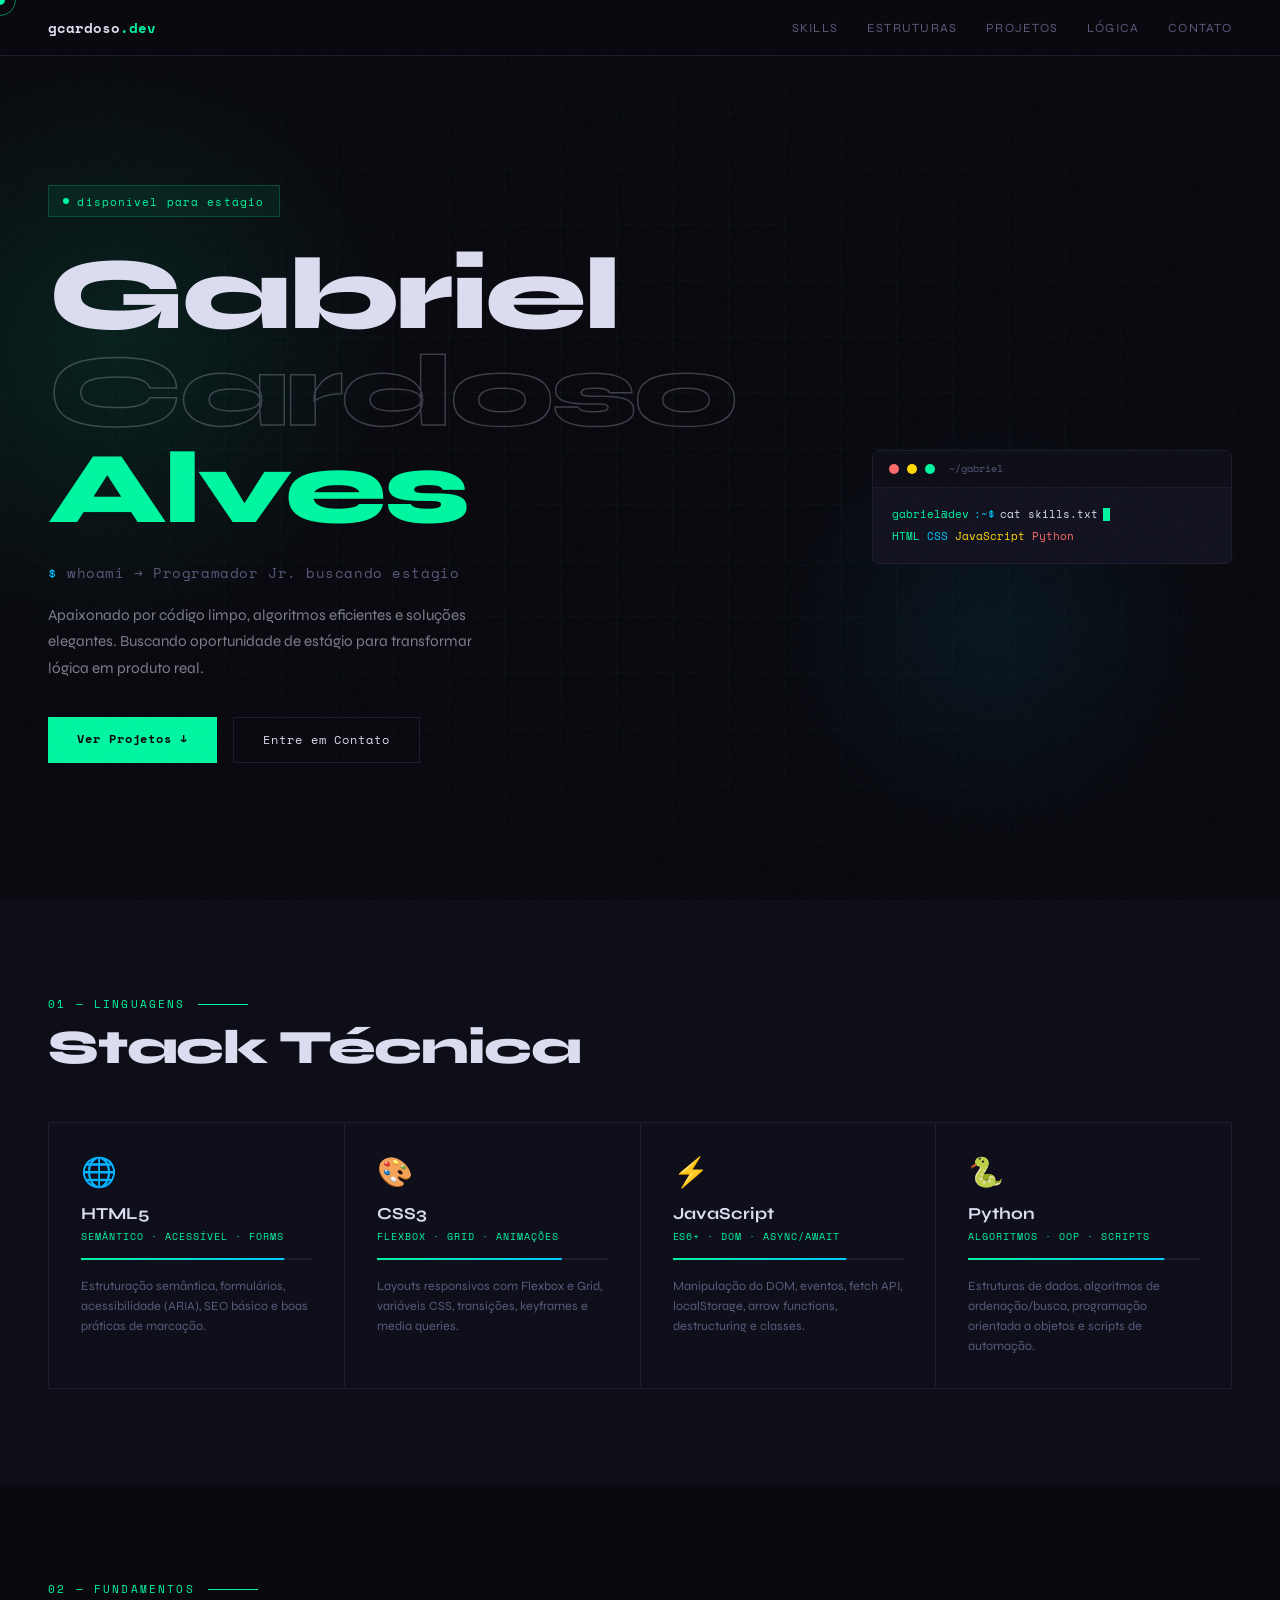
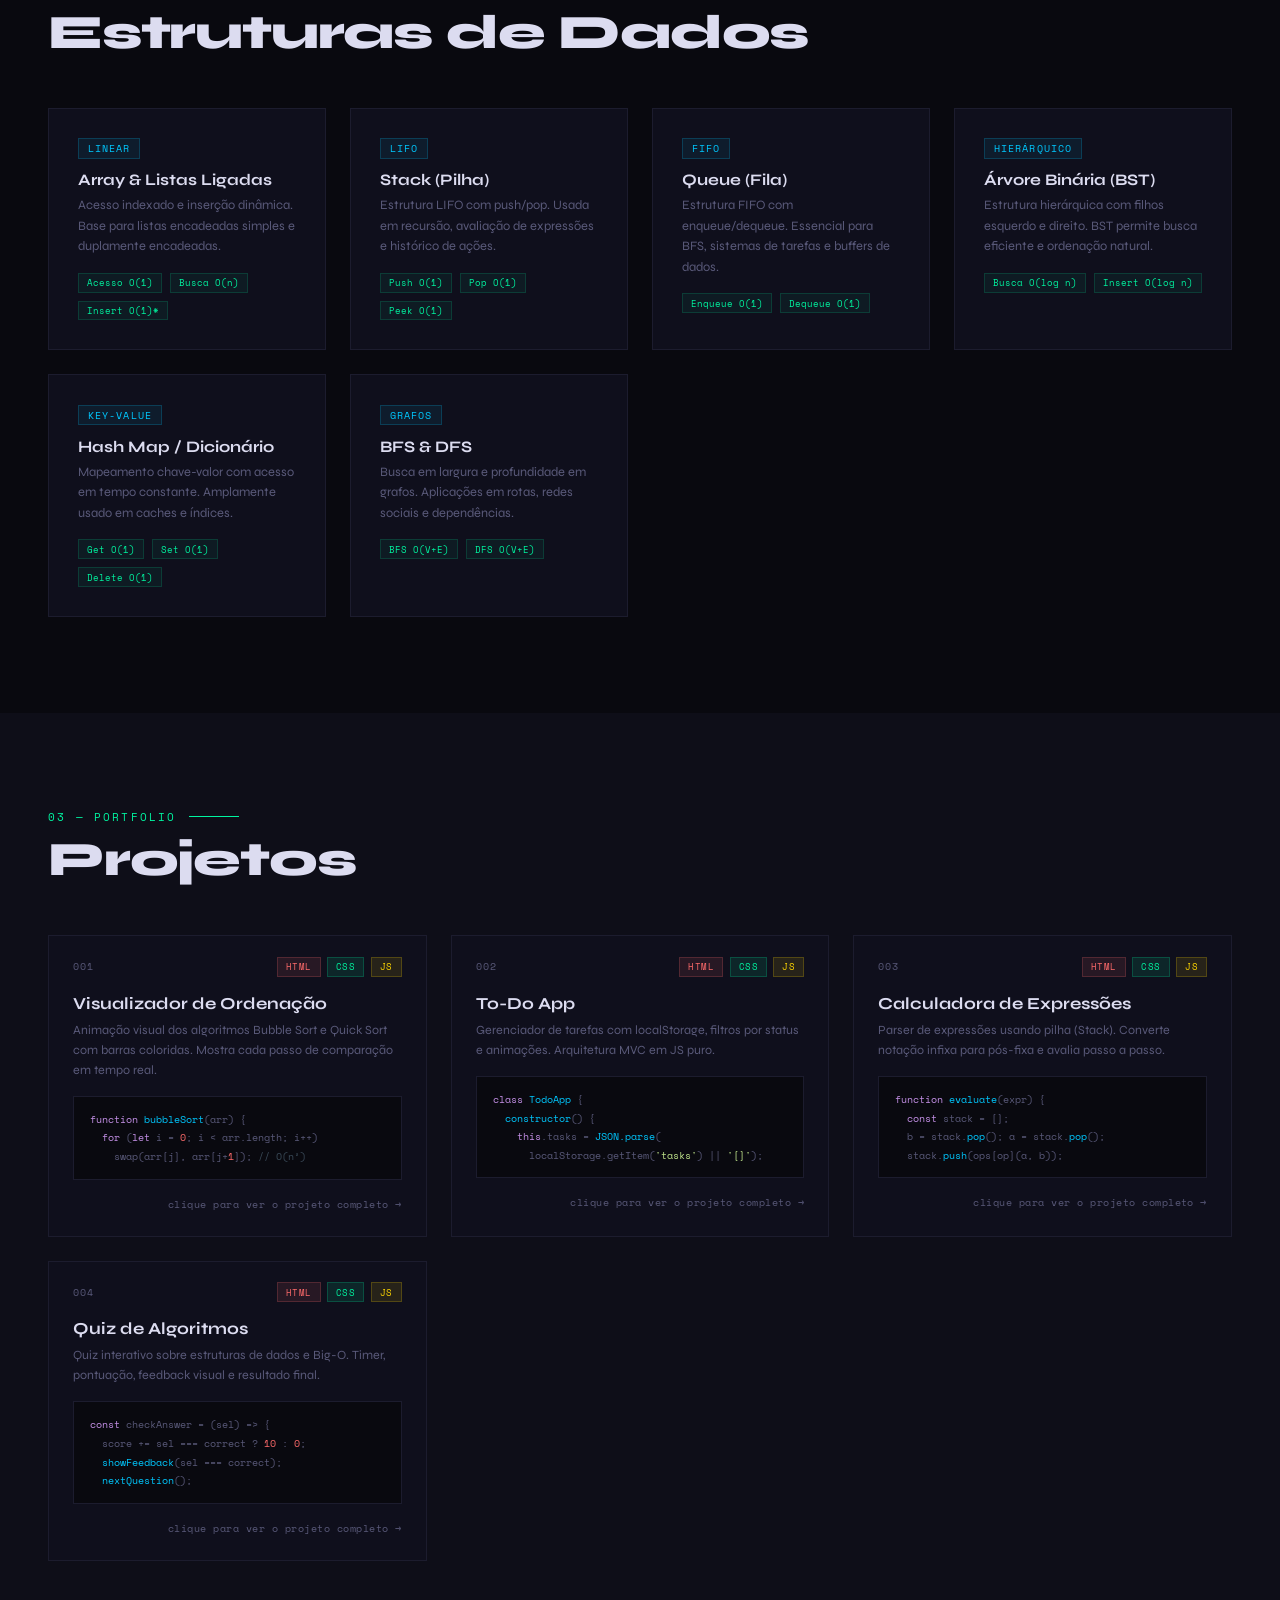
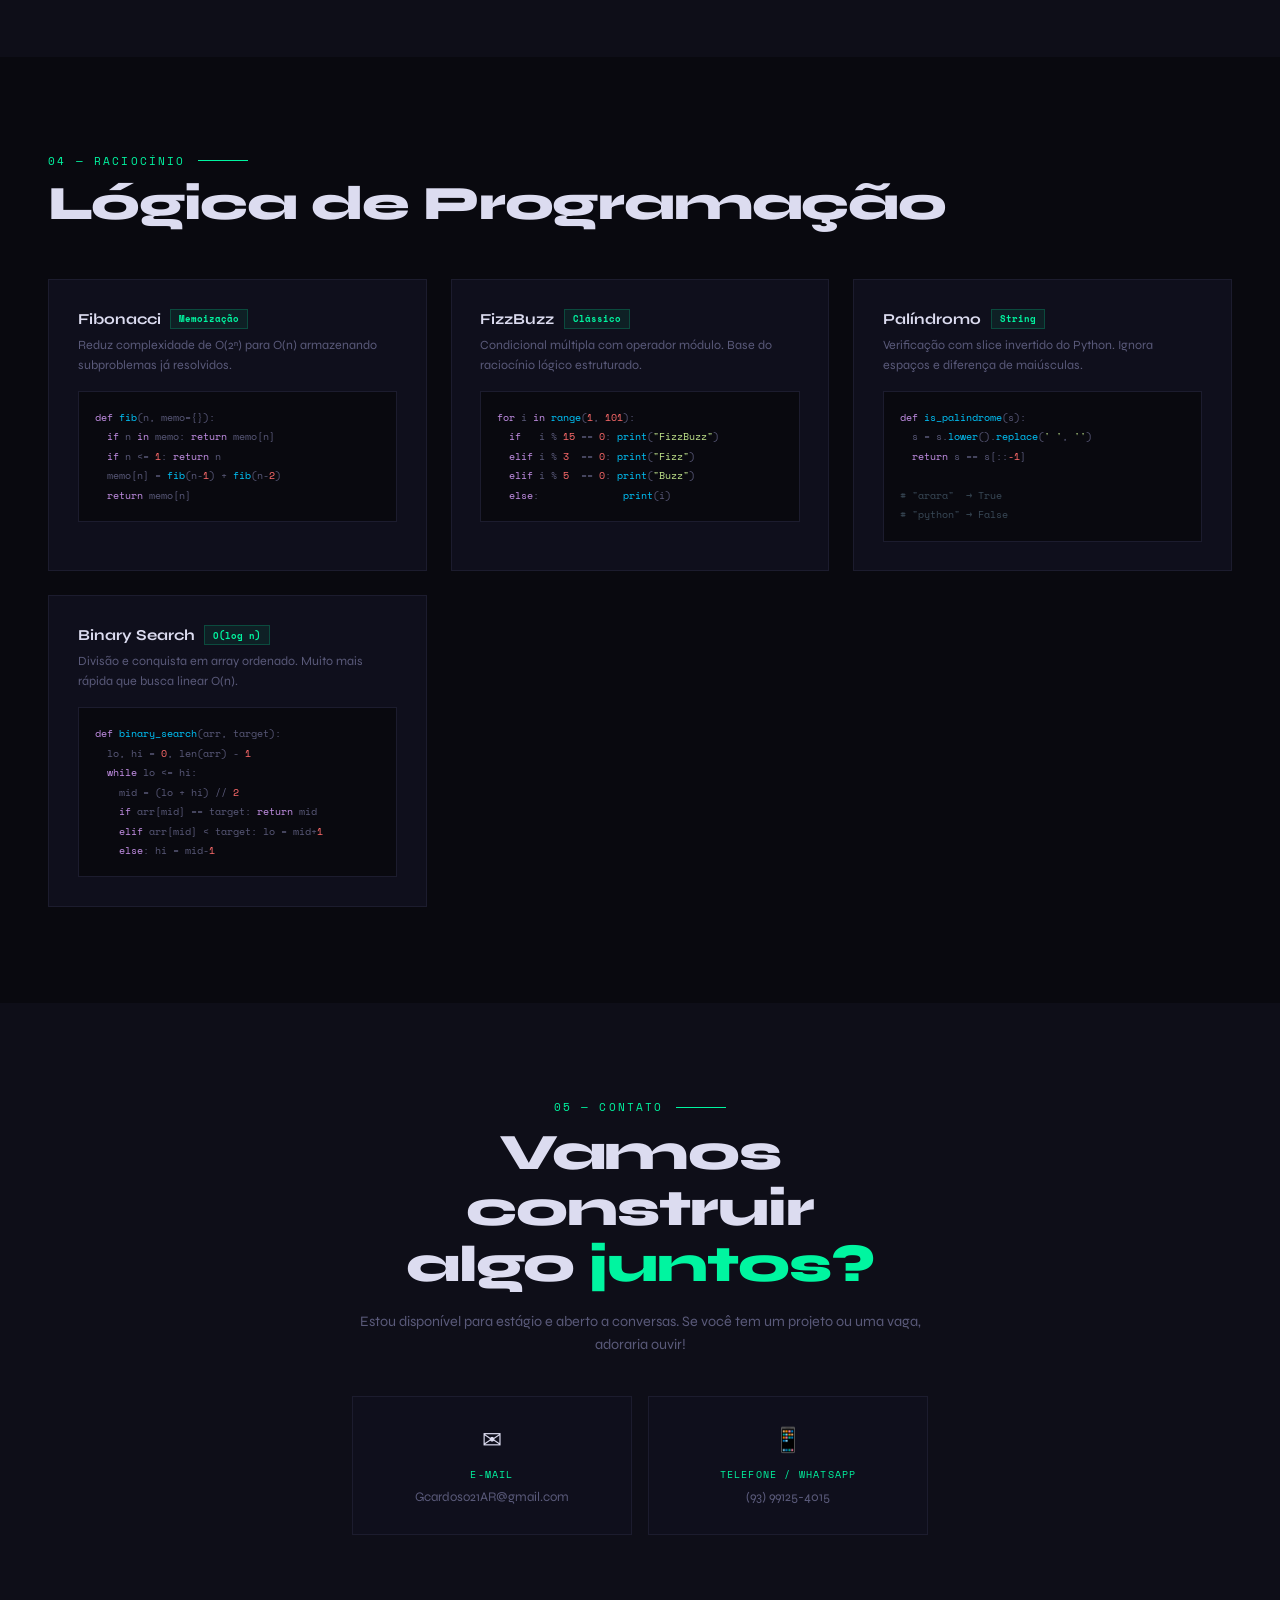
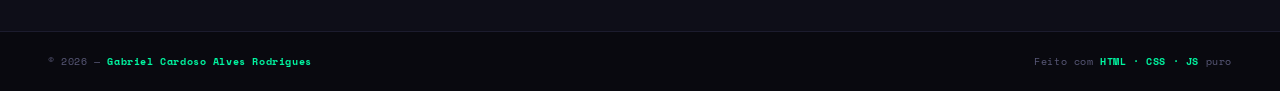
<file: index.html>
<!DOCTYPE html>
<html lang="pt-BR">
<head>
  <meta charset="UTF-8" />
  <meta name="viewport" content="width=device-width, initial-scale=1.0"/>
  <title>Gabriel Cardoso — Dev Jr.</title>
  <link href="https://fonts.googleapis.com/css2?family=Space+Mono:ital,wght@0,400;0,700;1,400&family=Syne:wght@400;600;700;800&display=swap" rel="stylesheet"/>
  <link rel="stylesheet" href="css/style.css"/>
</head>
<body>

<div class="cursor" id="cursor"></div>
<div class="cursor-ring" id="cursorRing"></div>

<!-- MODAL -->
<div class="modal-overlay" id="modalOverlay">
  <div class="modal" id="modal">
    <div class="modal-topbar">
      <div class="modal-title-area">
        <span class="modal-num" id="modalNum">001</span>
        <span class="modal-name" id="modalName">Projeto</span>
      </div>
      <div class="modal-tabs">
        <button class="modal-tab active" id="tabPreview" onclick="switchTab('preview')">▶ Preview</button>
        <button class="modal-tab" id="tabCode" onclick="switchTab('code')">{ } Código</button>
      </div>
      <button class="modal-close" onclick="closeModal()">✕</button>
    </div>
    <div class="modal-body">
      <div class="modal-panel" id="panelPreview">
        <iframe id="previewFrame" frameborder="0"></iframe>
      </div>
      <div class="modal-panel hidden" id="panelCode">
        <div class="code-toolbar">
          <span id="codeFilename">projeto.html</span>
          <button onclick="copyCode()">Copiar</button>
        </div>
        <pre class="code-viewer" id="codeViewer"></pre>
      </div>
    </div>
  </div>
</div>

<!-- NAV -->
<nav id="navbar">
  <div class="nav-logo">gcardoso<span>.dev</span></div>
  <div class="nav-links">
    <a href="#skills">Skills</a>
    <a href="#estruturas">Estruturas</a>
    <a href="#projetos">Projetos</a>
    <a href="#logica">Lógica</a>
    <a href="#contato">Contato</a>
  </div>
  <div class="nav-hamburger" id="hamburger" onclick="toggleMenu()">
    <span></span><span></span><span></span>
  </div>
</nav>
<div class="nav-mobile" id="navMobile">
  <a href="#skills" onclick="toggleMenu()">Skills</a>
  <a href="#estruturas" onclick="toggleMenu()">Estruturas</a>
  <a href="#projetos" onclick="toggleMenu()">Projetos</a>
  <a href="#logica" onclick="toggleMenu()">Lógica</a>
  <a href="#contato" onclick="toggleMenu()">Contato</a>
</div>

<!-- HERO -->
<section id="hero">
  <div class="hero-grid-bg"></div>
  <div class="hero-glow"></div>
  <div class="hero-glow2"></div>
  <div class="hero-content">
    <div class="hero-badge">
      <span class="badge-dot"></span>disponível para estágio
    </div>
    <h1 class="hero-name">
      Gabriel<br>
      <span class="outline">Cardoso </span><span class="accent-text">Alves</span>
    </h1>
    <p class="hero-role"><span class="prompt">$ </span>whoami → Programador Jr. buscando estágio</p>
    <p class="hero-desc">Apaixonado por código limpo, algoritmos eficientes e soluções elegantes. Buscando oportunidade de estágio para transformar lógica em produto real.</p>
    <div class="hero-cta">
      <a href="#projetos" class="btn-primary">Ver Projetos ↓</a>
      <a href="#contato" class="btn-secondary">Entre em Contato</a>
    </div>
  </div>
  <div class="hero-terminal">
    <div class="terminal-header">
      <div class="dot red"></div>
      <div class="dot yellow"></div>
      <div class="dot green"></div>
      <span class="terminal-path">~/gabriel</span>
    </div>
    <div class="terminal-body">
      <div class="terminal-line">
        <span class="t-green">gabriel@dev</span><span class="t-blue">:~$</span>
        <span class="t-white" id="typedText"></span><span class="blink-cursor" id="termCursor"></span>
      </div>
      <div id="termOutput"></div>
    </div>
  </div>
</section>

<!-- SKILLS -->
<section id="skills">
  <div class="section-label">01 — Linguagens</div>
  <h2 class="section-title">Stack Técnica</h2>
  <div class="skills-grid reveal">
    <div class="skill-card">
      <div class="skill-icon">🌐</div>
      <div class="skill-name">HTML5</div>
      <div class="skill-level">SEMÂNTICO · ACESSÍVEL · FORMS</div>
      <div class="skill-bar"><div class="skill-fill" data-w="0.88"></div></div>
      <p class="skill-detail">Estruturação semântica, formulários, acessibilidade (ARIA), SEO básico e boas práticas de marcação.</p>
    </div>
    <div class="skill-card">
      <div class="skill-icon">🎨</div>
      <div class="skill-name">CSS3</div>
      <div class="skill-level">FLEXBOX · GRID · ANIMAÇÕES</div>
      <div class="skill-bar"><div class="skill-fill" data-w="0.80"></div></div>
      <p class="skill-detail">Layouts responsivos com Flexbox e Grid, variáveis CSS, transições, keyframes e media queries.</p>
    </div>
    <div class="skill-card">
      <div class="skill-icon">⚡</div>
      <div class="skill-name">JavaScript</div>
      <div class="skill-level">ES6+ · DOM · ASYNC/AWAIT</div>
      <div class="skill-bar"><div class="skill-fill" data-w="0.75"></div></div>
      <p class="skill-detail">Manipulação do DOM, eventos, fetch API, localStorage, arrow functions, destructuring e classes.</p>
    </div>
    <div class="skill-card">
      <div class="skill-icon">🐍</div>
      <div class="skill-name">Python</div>
      <div class="skill-level">ALGORITMOS · OOP · SCRIPTS</div>
      <div class="skill-bar"><div class="skill-fill" data-w="0.85"></div></div>
      <p class="skill-detail">Estruturas de dados, algoritmos de ordenação/busca, programação orientada a objetos e scripts de automação.</p>
    </div>
  </div>
</section>

<!-- ESTRUTURAS DE DADOS -->
<section id="estruturas">
  <div class="section-label">02 — Fundamentos</div>
  <h2 class="section-title">Estruturas de Dados</h2>
  <div class="ds-grid reveal">
    <div class="ds-card">
      <span class="ds-tag">LINEAR</span>
      <div class="ds-name">Array &amp; Listas Ligadas</div>
      <div class="ds-desc">Acesso indexado e inserção dinâmica. Base para listas encadeadas simples e duplamente encadeadas.</div>
      <div class="ds-badges">
        <span class="badge">Acesso O(1)</span>
        <span class="badge">Busca O(n)</span>
        <span class="badge">Insert O(1)*</span>
      </div>
    </div>
    <div class="ds-card">
      <span class="ds-tag">LIFO</span>
      <div class="ds-name">Stack (Pilha)</div>
      <div class="ds-desc">Estrutura LIFO com push/pop. Usada em recursão, avaliação de expressões e histórico de ações.</div>
      <div class="ds-badges">
        <span class="badge">Push O(1)</span>
        <span class="badge">Pop O(1)</span>
        <span class="badge">Peek O(1)</span>
      </div>
    </div>
    <div class="ds-card">
      <span class="ds-tag">FIFO</span>
      <div class="ds-name">Queue (Fila)</div>
      <div class="ds-desc">Estrutura FIFO com enqueue/dequeue. Essencial para BFS, sistemas de tarefas e buffers de dados.</div>
      <div class="ds-badges">
        <span class="badge">Enqueue O(1)</span>
        <span class="badge">Dequeue O(1)</span>
      </div>
    </div>
    <div class="ds-card">
      <span class="ds-tag">HIERÁRQUICO</span>
      <div class="ds-name">Árvore Binária (BST)</div>
      <div class="ds-desc">Estrutura hierárquica com filhos esquerdo e direito. BST permite busca eficiente e ordenação natural.</div>
      <div class="ds-badges">
        <span class="badge">Busca O(log n)</span>
        <span class="badge">Insert O(log n)</span>
      </div>
    </div>
    <div class="ds-card">
      <span class="ds-tag">KEY-VALUE</span>
      <div class="ds-name">Hash Map / Dicionário</div>
      <div class="ds-desc">Mapeamento chave-valor com acesso em tempo constante. Amplamente usado em caches e índices.</div>
      <div class="ds-badges">
        <span class="badge">Get O(1)</span>
        <span class="badge">Set O(1)</span>
        <span class="badge">Delete O(1)</span>
      </div>
    </div>
    <div class="ds-card">
      <span class="ds-tag">GRAFOS</span>
      <div class="ds-name">BFS &amp; DFS</div>
      <div class="ds-desc">Busca em largura e profundidade em grafos. Aplicações em rotas, redes sociais e dependências.</div>
      <div class="ds-badges">
        <span class="badge">BFS O(V+E)</span>
        <span class="badge">DFS O(V+E)</span>
      </div>
    </div>
  </div>
</section>

<!-- PROJETOS -->
<section id="projetos">
  <div class="section-label">03 — Portfolio</div>
  <h2 class="section-title">Projetos</h2>
  <div class="projects-grid reveal">

    <div class="project-card" onclick="openProject(0)">
      <div class="project-header">
        <span class="project-num">001</span>
        <div class="project-langs">
          <span class="lang lang-html">HTML</span>
          <span class="lang lang-css">CSS</span>
          <span class="lang lang-js">JS</span>
        </div>
      </div>
      <div class="project-body">
        <div class="project-title">Visualizador de Ordenação</div>
        <div class="project-desc">Animação visual dos algoritmos Bubble Sort e Quick Sort com barras coloridas. Mostra cada passo de comparação em tempo real.</div>
        <div class="project-snippet">
          <span class="sn-kw">function</span> <span class="sn-fn">bubbleSort</span>(arr) {<br>
          &nbsp;&nbsp;<span class="sn-kw">for</span> (<span class="sn-kw">let</span> i = <span class="sn-num">0</span>; i &lt; arr.length; i++)<br>
          &nbsp;&nbsp;&nbsp;&nbsp;swap(arr[j], arr[j+<span class="sn-num">1</span>]); <span class="sn-cm">// O(n²)</span>
        </div>
        <div class="project-cta">
          <span class="cta-hint">clique para ver o projeto completo →</span>
        </div>
      </div>
    </div>

    <div class="project-card" onclick="openProject(1)">
      <div class="project-header">
        <span class="project-num">002</span>
        <div class="project-langs">
          <span class="lang lang-html">HTML</span>
          <span class="lang lang-css">CSS</span>
          <span class="lang lang-js">JS</span>
        </div>
      </div>
      <div class="project-body">
        <div class="project-title">To-Do App</div>
        <div class="project-desc">Gerenciador de tarefas com localStorage, filtros por status e animações. Arquitetura MVC em JS puro.</div>
        <div class="project-snippet">
          <span class="sn-kw">class</span> <span class="sn-fn">TodoApp</span> {<br>
          &nbsp;&nbsp;<span class="sn-fn">constructor</span>() {<br>
          &nbsp;&nbsp;&nbsp;&nbsp;<span class="sn-kw">this</span>.tasks = <span class="sn-fn">JSON.parse</span>(<br>
          &nbsp;&nbsp;&nbsp;&nbsp;&nbsp;&nbsp;localStorage.getItem(<span class="sn-str">'tasks'</span>) || <span class="sn-str">'[]'</span>);
        </div>
        <div class="project-cta">
          <span class="cta-hint">clique para ver o projeto completo →</span>
        </div>
      </div>
    </div>

    <div class="project-card" onclick="openProject(2)">
      <div class="project-header">
        <span class="project-num">003</span>
        <div class="project-langs">
          <span class="lang lang-html">HTML</span>
          <span class="lang lang-css">CSS</span>
          <span class="lang lang-js">JS</span>
        </div>
      </div>
      <div class="project-body">
        <div class="project-title">Calculadora de Expressões</div>
        <div class="project-desc">Parser de expressões usando pilha (Stack). Converte notação infixa para pós-fixa e avalia passo a passo.</div>
        <div class="project-snippet">
          <span class="sn-kw">function</span> <span class="sn-fn">evaluate</span>(expr) {<br>
          &nbsp;&nbsp;<span class="sn-kw">const</span> stack = [];<br>
          &nbsp;&nbsp;b = stack.<span class="sn-fn">pop</span>(); a = stack.<span class="sn-fn">pop</span>();<br>
          &nbsp;&nbsp;stack.<span class="sn-fn">push</span>(ops[op](a, b));
        </div>
        <div class="project-cta">
          <span class="cta-hint">clique para ver o projeto completo →</span>
        </div>
      </div>
    </div>

    <div class="project-card" onclick="openProject(3)">
      <div class="project-header">
        <span class="project-num">004</span>
        <div class="project-langs">
          <span class="lang lang-html">HTML</span>
          <span class="lang lang-css">CSS</span>
          <span class="lang lang-js">JS</span>
        </div>
      </div>
      <div class="project-body">
        <div class="project-title">Quiz de Algoritmos</div>
        <div class="project-desc">Quiz interativo sobre estruturas de dados e Big-O. Timer, pontuação, feedback visual e resultado final.</div>
        <div class="project-snippet">
          <span class="sn-kw">const</span> checkAnswer = (sel) => {<br>
          &nbsp;&nbsp;score += sel === correct ? <span class="sn-num">10</span> : <span class="sn-num">0</span>;<br>
          &nbsp;&nbsp;<span class="sn-fn">showFeedback</span>(sel === correct);<br>
          &nbsp;&nbsp;<span class="sn-fn">nextQuestion</span>();
        </div>
        <div class="project-cta">
          <span class="cta-hint">clique para ver o projeto completo →</span>
        </div>
      </div>
    </div>

  </div>
</section>

<!-- LÓGICA -->
<section id="logica">
  <div class="section-label">04 — Raciocínio</div>
  <h2 class="section-title">Lógica de Programação</h2>
  <div class="logic-grid reveal">
    <div class="logic-card">
      <div class="logic-title">Fibonacci <span class="logic-tag">Memoização</span></div>
      <div class="logic-desc">Reduz complexidade de O(2ⁿ) para O(n) armazenando subproblemas já resolvidos.</div>
      <pre class="logic-code"><span class="sn-kw">def</span> <span class="sn-fn">fib</span>(n, memo={}):
  <span class="sn-kw">if</span> n <span class="sn-kw">in</span> memo: <span class="sn-kw">return</span> memo[n]
  <span class="sn-kw">if</span> n &lt;= <span class="sn-num">1</span>: <span class="sn-kw">return</span> n
  memo[n] = <span class="sn-fn">fib</span>(n-<span class="sn-num">1</span>) + <span class="sn-fn">fib</span>(n-<span class="sn-num">2</span>)
  <span class="sn-kw">return</span> memo[n]</pre>
    </div>
    <div class="logic-card">
      <div class="logic-title">FizzBuzz <span class="logic-tag">Clássico</span></div>
      <div class="logic-desc">Condicional múltipla com operador módulo. Base do raciocínio lógico estruturado.</div>
      <pre class="logic-code"><span class="sn-kw">for</span> i <span class="sn-kw">in</span> <span class="sn-fn">range</span>(<span class="sn-num">1</span>, <span class="sn-num">101</span>):
  <span class="sn-kw">if</span>   i % <span class="sn-num">15</span> == <span class="sn-num">0</span>: <span class="sn-fn">print</span>(<span class="sn-str">"FizzBuzz"</span>)
  <span class="sn-kw">elif</span> i % <span class="sn-num">3</span>  == <span class="sn-num">0</span>: <span class="sn-fn">print</span>(<span class="sn-str">"Fizz"</span>)
  <span class="sn-kw">elif</span> i % <span class="sn-num">5</span>  == <span class="sn-num">0</span>: <span class="sn-fn">print</span>(<span class="sn-str">"Buzz"</span>)
  <span class="sn-kw">else</span>:              <span class="sn-fn">print</span>(i)</pre>
    </div>
    <div class="logic-card">
      <div class="logic-title">Palíndromo <span class="logic-tag">String</span></div>
      <div class="logic-desc">Verificação com slice invertido do Python. Ignora espaços e diferença de maiúsculas.</div>
      <pre class="logic-code"><span class="sn-kw">def</span> <span class="sn-fn">is_palindrome</span>(s):
  s = s.<span class="sn-fn">lower</span>().<span class="sn-fn">replace</span>(<span class="sn-str">' '</span>, <span class="sn-str">''</span>)
  <span class="sn-kw">return</span> s == s[::<span class="sn-num">-1</span>]

<span class="sn-cm"># "arara"  → True</span>
<span class="sn-cm"># "python" → False</span></pre>
    </div>
    <div class="logic-card">
      <div class="logic-title">Binary Search <span class="logic-tag">O(log n)</span></div>
      <div class="logic-desc">Divisão e conquista em array ordenado. Muito mais rápida que busca linear O(n).</div>
      <pre class="logic-code"><span class="sn-kw">def</span> <span class="sn-fn">binary_search</span>(arr, target):
  lo, hi = <span class="sn-num">0</span>, len(arr) - <span class="sn-num">1</span>
  <span class="sn-kw">while</span> lo &lt;= hi:
    mid = (lo + hi) // <span class="sn-num">2</span>
    <span class="sn-kw">if</span> arr[mid] == target: <span class="sn-kw">return</span> mid
    <span class="sn-kw">elif</span> arr[mid] &lt; target: lo = mid+<span class="sn-num">1</span>
    <span class="sn-kw">else</span>: hi = mid-<span class="sn-num">1</span></pre>
    </div>
  </div>
</section>

<!-- CONTATO -->
<section id="contato">
  <div class="contact-inner reveal">
    <div class="section-label" style="justify-content:center">05 — Contato</div>
    <h2 class="contact-title">Vamos construir<br>algo <span class="accent-text">juntos?</span></h2>
    <p class="contact-sub">Estou disponível para estágio e aberto a conversas. Se você tem um projeto ou uma vaga, adoraria ouvir!</p>
    <div class="contact-cards">
      <a href="mailto:Gcardoso21AR@gmail.com" class="contact-card">
        <div class="contact-card-icon">✉</div>
        <div class="contact-card-label">E-mail</div>
        <div class="contact-card-value">Gcardoso21AR@gmail.com</div>
      </a>
      <a href="tel:+5593991254015" class="contact-card">
        <div class="contact-card-icon">📱</div>
        <div class="contact-card-label">Telefone / WhatsApp</div>
        <div class="contact-card-value">(93) 99125-4015</div>
      </a>
    </div>
  </div>
</section>

<!-- FOOTER -->
<footer>
  <span>© 2025 — <strong>Gabriel Cardoso Alves Rodrigues</strong></span>
  <span>Feito com <strong>HTML · CSS · JS</strong> puro</span>
</footer>

<script src="js/projects-code.js"></script>
<script src="js/main.js"></script>
</body>
</html>
</file>
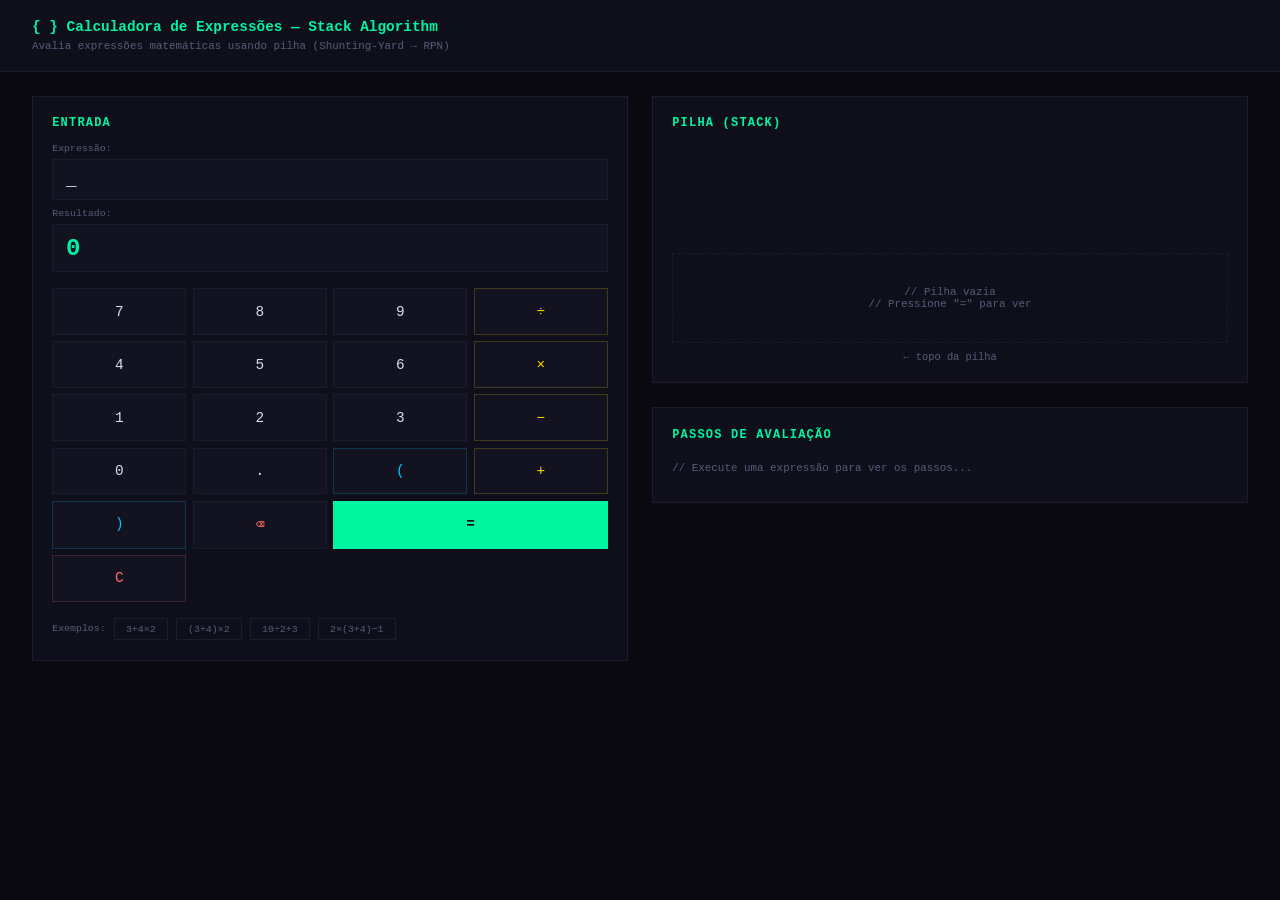
<file: projects/calculator.html>
<!DOCTYPE html>
<html lang="pt-BR">
<head>
<meta charset="UTF-8">
<meta name="viewport" content="width=device-width, initial-scale=1.0">
<title>Calculadora de Expressões — Stack</title>
<style>
  *, *::before, *::after { margin:0; padding:0; box-sizing:border-box; }
  :root {
    --bg:#09090f; --surface:#0f0f1c; --card:#121220; --border:#1c1c2e;
    --accent:#00f5a0; --blue:#00c8ff; --red:#ff6b6b; --yellow:#ffd700;
    --text:#dcdcf0; --muted:#5a5a7a;
    --mono:'Courier New', monospace;
  }
  body { background:var(--bg); color:var(--text); font-family:var(--mono); min-height:100vh; }
  header {
    background:var(--surface); border-bottom:1px solid var(--border);
    padding:1.2rem 2rem;
  }
  header h1 { font-size:0.9rem; color:var(--accent); margin-bottom:0.3rem; }
  header p { font-size:0.68rem; color:var(--muted); }
  main { display:grid; grid-template-columns:1fr 1fr; gap:1.5rem; padding:1.5rem 2rem; }
  @media(max-width:700px){ main { grid-template-columns:1fr; } }
  h2 { font-size:0.75rem; color:var(--accent); letter-spacing:0.1em; margin-bottom:0.8rem; text-transform:uppercase; }
  .panel { background:var(--surface); border:1px solid var(--border); padding:1.2rem; }

  /* DISPLAY */
  .display-area { margin-bottom:1rem; }
  .display-infix {
    background:var(--card); border:1px solid var(--border);
    padding:0.6rem 0.8rem; font-size:1.1rem; color:var(--text);
    margin-bottom:0.3rem; min-height:2.4rem;
    display:flex; align-items:center;
  }
  .display-label { font-size:0.62rem; color:var(--muted); margin-bottom:0.3rem; }
  .display-result {
    background:var(--card); border:1px solid var(--border);
    padding:0.6rem 0.8rem; font-size:1.5rem; font-weight:700;
    color:var(--accent); min-height:2.8rem;
    display:flex; align-items:center;
  }
  .display-result.error { color:var(--red); font-size:0.85rem; }

  /* KEYPAD */
  .keypad { display:grid; grid-template-columns:repeat(4,1fr); gap:0.4rem; }
  .key {
    padding:0.9rem 0.5rem; text-align:center; font-family:var(--mono);
    font-size:0.9rem; background:var(--card); border:1px solid var(--border);
    cursor:pointer; transition:all 0.15s; user-select:none;
  }
  .key:hover { background:#1a1a28; border-color:var(--muted); }
  .key:active { transform:scale(0.95); }
  .key.op { color:var(--yellow); border-color:rgba(255,215,0,0.2); }
  .key.op:hover { background:rgba(255,215,0,0.08); border-color:var(--yellow); }
  .key.eq { background:var(--accent); color:#09090f; font-weight:700; border-color:var(--accent); grid-column:span 2; }
  .key.eq:hover { background:#00d988; }
  .key.clr { color:var(--red); border-color:rgba(255,107,107,0.2); }
  .key.clr:hover { background:rgba(255,107,107,0.08); border-color:var(--red); }
  .key.del { color:var(--red); }
  .key.par { color:var(--blue); border-color:rgba(0,200,255,0.2); }

  /* STACK VISUALIZER */
  .stack-vis { display:flex; flex-direction:column-reverse; gap:0.35rem; min-height:200px; }
  .stack-frame {
    background:var(--card); border:1px solid var(--border);
    padding:0.55rem 0.8rem; font-size:0.82rem;
    display:flex; justify-content:space-between; align-items:center;
    animation:pushIn 0.2s ease;
    transition:background 0.2s;
  }
  .stack-frame.top { border-color:var(--accent); background:rgba(0,245,160,0.06); }
  .stack-frame .frame-val { color:var(--accent); font-size:1rem; }
  .stack-frame .frame-idx { font-size:0.6rem; color:var(--muted); }
  @keyframes pushIn {
    from { opacity:0; transform:translateY(8px); }
    to   { opacity:1; transform:translateY(0); }
  }
  .stack-empty { font-size:0.68rem; color:var(--muted); text-align:center; padding:2rem 0; border:1px dashed var(--border); }
  .stack-label { font-size:0.65rem; color:var(--muted); margin-top:0.5rem; text-align:center; }

  /* STEPS LOG */
  .steps-log { max-height:220px; overflow-y:auto; display:flex; flex-direction:column; gap:0.3rem; }
  .step-row {
    background:var(--card); border:1px solid var(--border);
    padding:0.45rem 0.7rem; font-size:0.66rem; line-height:1.5;
  }
  .step-row .step-op   { color:var(--yellow); }
  .step-row .step-push { color:var(--accent); }
  .step-row .step-pop  { color:var(--red); }
  .step-row .step-res  { color:var(--blue); }
  .step-row .step-info { color:var(--muted); }

  /* EXAMPLES */
  .examples { display:flex; gap:0.5rem; flex-wrap:wrap; margin-top:1rem; }
  .ex-btn {
    padding:0.3rem 0.7rem; font-family:var(--mono); font-size:0.62rem;
    background:transparent; border:1px solid var(--border);
    color:var(--muted); cursor:pointer; transition:all 0.2s;
  }
  .ex-btn:hover { color:var(--accent); border-color:var(--accent); }
</style>
</head>
<body>
<header>
  <h1>{ } Calculadora de Expressões — Stack Algorithm</h1>
  <p>Avalia expressões matemáticas usando pilha (Shunting-Yard → RPN)</p>
</header>
<main>
  <!-- CALCULADORA -->
  <div>
    <div class="panel">
      <h2>Entrada</h2>
      <div class="display-area">
        <div class="display-label">Expressão:</div>
        <div class="display-infix" id="displayInfix">_</div>
        <div class="display-label" style="margin-top:0.5rem">Resultado:</div>
        <div class="display-result" id="displayResult">0</div>
      </div>
      <div class="keypad">
        <div class="key" onclick="press('7')">7</div>
        <div class="key" onclick="press('8')">8</div>
        <div class="key" onclick="press('9')">9</div>
        <div class="key op" onclick="press('/')">÷</div>
        <div class="key" onclick="press('4')">4</div>
        <div class="key" onclick="press('5')">5</div>
        <div class="key" onclick="press('6')">6</div>
        <div class="key op" onclick="press('*')">×</div>
        <div class="key" onclick="press('1')">1</div>
        <div class="key" onclick="press('2')">2</div>
        <div class="key" onclick="press('3')">3</div>
        <div class="key op" onclick="press('-')">−</div>
        <div class="key" onclick="press('0')">0</div>
        <div class="key" onclick="press('.')">.</div>
        <div class="key par" onclick="press('(')"> ( </div>
        <div class="key op" onclick="press('+')">+</div>
        <div class="key par" onclick="press(')')"> ) </div>
        <div class="key del" onclick="deleteLast()">⌫</div>
        <div class="key eq" onclick="calculate()">=</div>
        <div class="key clr" onclick="clearAll()">C</div>
      </div>
      <div class="examples">
        <span style="font-size:0.62rem;color:var(--muted);padding:0.3rem 0">Exemplos:</span>
        <button class="ex-btn" onclick="setExpr('3+4*2')">3+4×2</button>
        <button class="ex-btn" onclick="setExpr('(3+4)*2')">(3+4)×2</button>
        <button class="ex-btn" onclick="setExpr('10/2+3')">10÷2+3</button>
        <button class="ex-btn" onclick="setExpr('2*(3+4)-1')">2×(3+4)−1</button>
      </div>
    </div>
  </div>

  <!-- STACK VISUALIZER -->
  <div style="display:flex;flex-direction:column;gap:1.5rem">
    <div class="panel">
      <h2>Pilha (Stack)</h2>
      <div class="stack-vis" id="stackVis">
        <div class="stack-empty">// Pilha vazia<br>// Pressione "=" para ver</div>
      </div>
      <div class="stack-label">← topo da pilha</div>
    </div>
    <div class="panel">
      <h2>Passos de Avaliação</h2>
      <div class="steps-log" id="stepsLog">
        <div style="font-size:0.68rem;color:var(--muted);padding:0.5rem 0">// Execute uma expressão para ver os passos...</div>
      </div>
    </div>
  </div>
</main>

<script>
let expr = '';

function updateDisplay() {
  const el = document.getElementById('displayInfix');
  el.textContent = expr.replace(/\*/g,'×').replace(/\//g,'÷') || '_';
}

function press(ch) { expr += ch; updateDisplay(); }
function deleteLast() { expr = expr.slice(0, -1); updateDisplay(); }
function clearAll() {
  expr = '';
  updateDisplay();
  document.getElementById('displayResult').className = 'display-result';
  document.getElementById('displayResult').textContent = '0';
  document.getElementById('stackVis').innerHTML = '<div class="stack-empty">// Pilha vazia</div>';
  document.getElementById('stepsLog').innerHTML = '<div style="font-size:0.68rem;color:var(--muted);padding:0.5rem 0">// Pronto para nova expressão...</div>';
}
function setExpr(e) { expr = e; updateDisplay(); }

const PREC = {'+':1,'-':1,'*':2,'/':2};

function tokenize(s) {
  const tokens = [];
  let i = 0;
  while (i < s.length) {
    if (/\d|\./.test(s[i])) {
      let num = '';
      while (i < s.length && /\d|\./.test(s[i])) num += s[i++];
      tokens.push({ type:'num', val: parseFloat(num) });
    } else if ('+-*/()'.includes(s[i])) {
      tokens.push({ type: s[i]==='('||s[i]===')'?'paren':'op', val: s[i++] });
    } else { i++; }
  }
  return tokens;
}

function shuntingYard(tokens) {
  const output = [], ops = [];
  for (const t of tokens) {
    if (t.type === 'num') { output.push(t); }
    else if (t.type === 'op') {
      while (ops.length && ops[ops.length-1].type==='op' && PREC[ops[ops.length-1].val] >= PREC[t.val]) output.push(ops.pop());
      ops.push(t);
    } else if (t.val === '(') { ops.push(t); }
    else if (t.val === ')') {
      while (ops.length && ops[ops.length-1].val !== '(') output.push(ops.pop());
      ops.pop();
    }
  }
  while (ops.length) output.push(ops.pop());
  return output;
}

function evalRPN(rpn, steps) {
  const stack = [];
  for (const t of rpn) {
    if (t.type === 'num') {
      stack.push(t.val);
      steps.push({ type:'push', val: t.val, stack: [...stack] });
    } else {
      const b = stack.pop(), a = stack.pop();
      let res;
      if (t.val === '+') res = a + b;
      else if (t.val === '-') res = a - b;
      else if (t.val === '*') res = a * b;
      else if (t.val === '/') res = a / b;
      stack.push(res);
      steps.push({ type:'op', op: t.val, a, b, res, stack: [...stack] });
    }
  }
  return stack[0];
}

function calculate() {
  if (!expr.trim()) return;
  try {
    const tokens = tokenize(expr);
    const rpn    = shuntingYard(tokens);
    const steps  = [];
    const result = evalRPN(rpn, steps);

    // Display result
    const dispRes = document.getElementById('displayResult');
    dispRes.className = 'display-result';
    dispRes.textContent = Number.isInteger(result) ? result : result.toFixed(4);

    // Animate stack visualization
    showStackAnimation(steps, result);

    // Show steps
    showSteps(steps, result);

  } catch(e) {
    const dispRes = document.getElementById('displayResult');
    dispRes.className = 'display-result error';
    dispRes.textContent = 'Erro: expressão inválida';
  }
}

function showStackAnimation(steps, final) {
  const vis = document.getElementById('stackVis');
  let i = 0;
  function next() {
    if (i >= steps.length) {
      // show final state
      renderStack(steps[steps.length-1]?.stack || [final], true);
      return;
    }
    renderStack(steps[i].stack, i === steps.length-1);
    i++;
    setTimeout(next, 350);
  }
  next();
}

function renderStack(stack, isFinal) {
  const vis = document.getElementById('stackVis');
  if (!stack.length) {
    vis.innerHTML = '<div class="stack-empty">// Pilha vazia</div>';
    return;
  }
  vis.innerHTML = stack.map((v, i) => {
    const isTop = i === stack.length - 1;
    const display = Number.isInteger(v) ? v : v.toFixed(3);
    return `<div class="stack-frame ${isTop?'top':''}">
      <span class="frame-idx">[${i}]</span>
      <span class="frame-val">${display}</span>
      ${isTop ? '<span style="font-size:0.6rem;color:var(--accent)">← top</span>' : ''}
    </div>`;
  }).join('');
}

function showSteps(steps, final) {
  const log = document.getElementById('stepsLog');
  const opNames = {'+':'soma','-':'subtração','*':'multiplicação','/':'divisão'};
  log.innerHTML = '';
  steps.forEach((s, i) => {
    const div = document.createElement('div');
    div.className = 'step-row';
    if (s.type === 'push') {
      div.innerHTML = `<span class="step-info">Passo ${i+1}: </span><span class="step-push">PUSH</span> <span style="color:var(--text)">${s.val}</span> <span class="step-info">→ pilha: [${s.stack.join(', ')}]</span>`;
    } else {
      const sym = s.op === '*' ? '×' : s.op === '/' ? '÷' : s.op;
      div.innerHTML = `<span class="step-info">Passo ${i+1}: </span><span class="step-pop">POP</span> <span style="color:var(--text)">${s.a} ${sym} ${s.b}</span> <span class="step-op">= ${Number.isInteger(s.res)?s.res:s.res.toFixed(4)}</span> → <span class="step-push">PUSH</span> <span class="step-res">${Number.isInteger(s.res)?s.res:s.res.toFixed(4)}</span>`;
    }
    log.appendChild(div);
  });
  const finalDiv = document.createElement('div');
  finalDiv.className = 'step-row';
  finalDiv.innerHTML = `<span class="step-info">✓ Resultado final: </span><span class="step-res" style="font-size:0.8rem;font-weight:700">${Number.isInteger(final)?final:final.toFixed(4)}</span>`;
  log.appendChild(finalDiv);
  log.scrollTop = log.scrollHeight;
}

// Keyboard support
document.addEventListener('keydown', e => {
  if ('0123456789'.includes(e.key)) press(e.key);
  else if ('+-*/'.includes(e.key)) press(e.key);
  else if (e.key === '(') press('(');
  else if (e.key === ')') press(')');
  else if (e.key === '.') press('.');
  else if (e.key === 'Enter') calculate();
  else if (e.key === 'Backspace') deleteLast();
  else if (e.key === 'Escape') clearAll();
});
</script>
</body>
</html>
</file>
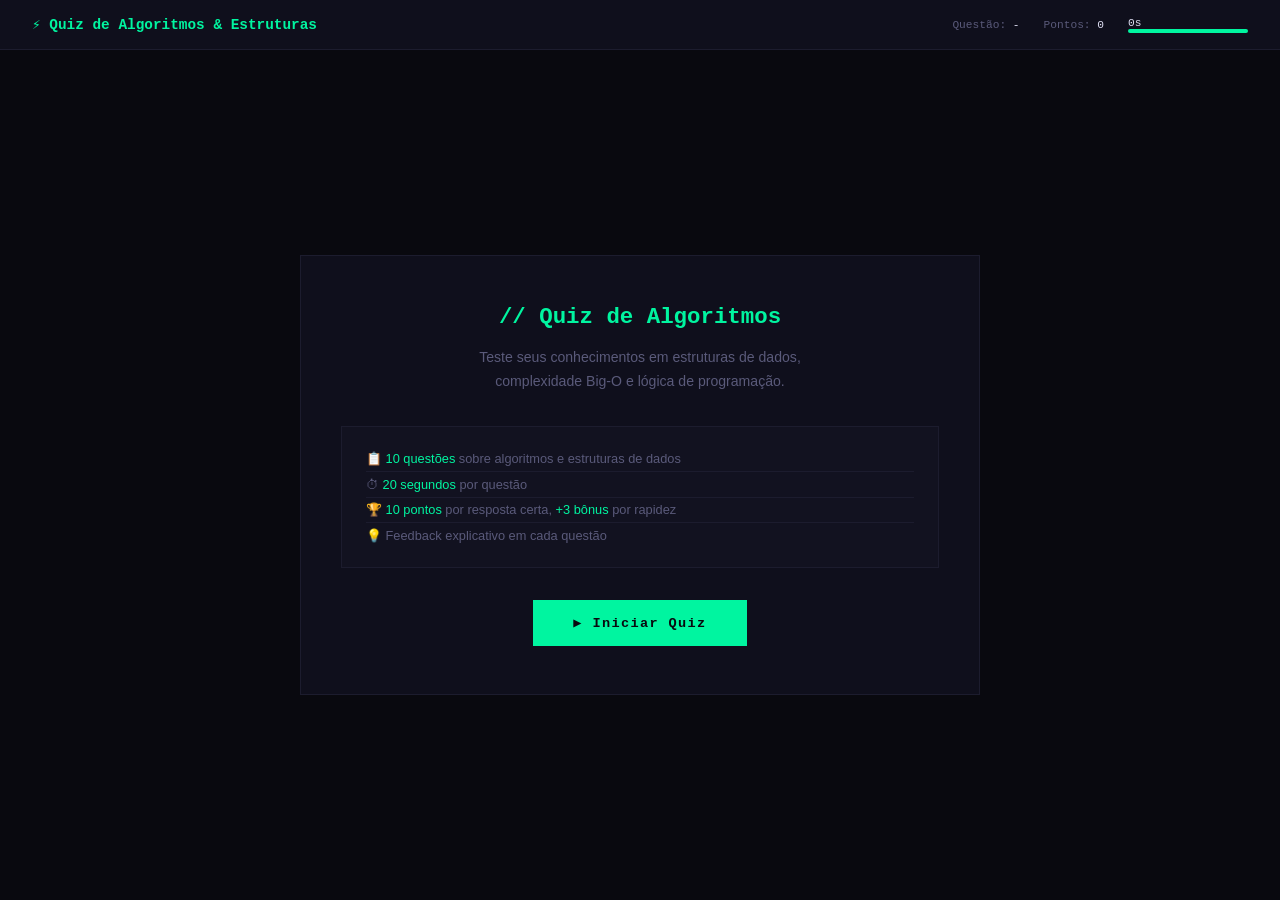
<file: projects/quiz.html>
<!DOCTYPE html>
<html lang="pt-BR">
<head>
<meta charset="UTF-8">
<meta name="viewport" content="width=device-width, initial-scale=1.0">
<title>Quiz de Algoritmos</title>
<style>
  *, *::before, *::after { margin:0; padding:0; box-sizing:border-box; }
  :root {
    --bg:#09090f; --surface:#0f0f1c; --card:#121220; --border:#1c1c2e;
    --accent:#00f5a0; --blue:#00c8ff; --red:#ff6b6b; --yellow:#ffd700;
    --text:#dcdcf0; --muted:#5a5a7a;
    --mono:'Courier New', monospace; --sans:'Segoe UI', sans-serif;
  }
  body { background:var(--bg); color:var(--text); font-family:var(--sans); min-height:100vh; display:flex; flex-direction:column; }
  header {
    background:var(--surface); border-bottom:1px solid var(--border);
    padding:1rem 2rem; display:flex; align-items:center; justify-content:space-between;
  }
  header h1 { font-family:var(--mono); font-size:0.9rem; color:var(--accent); }
  .hud { display:flex; gap:1.5rem; align-items:center; }
  .hud-item { font-family:var(--mono); font-size:0.7rem; color:var(--muted); }
  .hud-item span { color:var(--text); }
  .timer-bar-wrap { width:120px; height:4px; background:var(--border); border-radius:2px; overflow:hidden; }
  .timer-bar { height:100%; background:var(--accent); transition:width 1s linear; }
  .timer-bar.danger { background:var(--red); }

  main { flex:1; display:flex; align-items:center; justify-content:center; padding:2rem 1rem; }
  .quiz-card { width:100%; max-width:680px; }

  /* SPLASH */
  #splash {
    background:var(--surface); border:1px solid var(--border); padding:3rem 2.5rem;
    text-align:center;
  }
  #splash h2 { font-family:var(--mono); font-size:1.4rem; color:var(--accent); margin-bottom:1rem; }
  #splash p { font-size:0.88rem; color:var(--muted); line-height:1.7; margin-bottom:2rem; }
  #splash .info-list { list-style:none; text-align:left; margin-bottom:2rem; background:var(--card); border:1px solid var(--border); padding:1.2rem 1.5rem; }
  #splash .info-list li { font-size:0.8rem; color:var(--muted); padding:0.3rem 0; border-bottom:1px solid var(--border); }
  #splash .info-list li:last-child { border-bottom:none; }
  #splash .info-list li span { color:var(--accent); }

  .start-btn {
    display:inline-block; padding:0.9rem 2.5rem;
    background:var(--accent); color:#09090f;
    font-family:var(--mono); font-size:0.85rem; font-weight:700;
    border:none; cursor:pointer; letter-spacing:0.1em;
    transition:transform 0.2s;
  }
  .start-btn:hover { transform:translateY(-2px); }

  /* QUESTION */
  #questionPanel { display:none; }
  .q-meta { display:flex; align-items:center; justify-content:space-between; margin-bottom:1rem; }
  .q-num { font-family:var(--mono); font-size:0.68rem; color:var(--muted); }
  .q-cat { font-family:var(--mono); font-size:0.62rem; padding:0.2rem 0.6rem; background:rgba(0,200,255,0.08); border:1px solid rgba(0,200,255,0.2); color:var(--blue); }
  .progress-bar-wrap { width:100%; height:3px; background:var(--border); margin-bottom:1.5rem; }
  .progress-bar { height:100%; background:var(--accent); transition:width 0.4s ease; }
  .q-text {
    font-size:1.05rem; font-weight:600; line-height:1.5; margin-bottom:0.8rem;
    background:var(--surface); border:1px solid var(--border); padding:1.5rem;
  }
  .q-code {
    font-family:var(--mono); font-size:0.7rem; background:var(--bg);
    border:1px solid var(--border); padding:1rem; margin-bottom:1.5rem;
    color:var(--muted); line-height:1.8; white-space:pre;
  }
  .options { display:flex; flex-direction:column; gap:0.6rem; }
  .option {
    padding:0.9rem 1.2rem; background:var(--card); border:1px solid var(--border);
    cursor:pointer; font-size:0.88rem; transition:all 0.2s; text-align:left;
    display:flex; align-items:center; gap:0.8rem;
  }
  .option:hover:not(.disabled) { border-color:var(--accent); background:rgba(0,245,160,0.04); }
  .option .opt-letter {
    font-family:var(--mono); font-size:0.7rem; color:var(--muted);
    width:22px; height:22px; border:1px solid var(--border);
    display:flex; align-items:center; justify-content:center; flex-shrink:0;
  }
  .option.correct { border-color:var(--accent); background:rgba(0,245,160,0.08); }
  .option.correct .opt-letter { background:var(--accent); color:#09090f; border-color:var(--accent); }
  .option.wrong { border-color:var(--red); background:rgba(255,107,107,0.08); }
  .option.wrong .opt-letter { background:var(--red); color:#fff; border-color:var(--red); }
  .option.disabled { cursor:default; opacity:0.6; }
  .feedback-box {
    margin-top:1rem; padding:1rem 1.2rem;
    font-size:0.82rem; line-height:1.6; border-left:3px solid var(--accent);
    background:rgba(0,245,160,0.04);
    display:none;
  }
  .feedback-box.wrong-fb { border-color:var(--red); background:rgba(255,107,107,0.04); }
  .next-btn {
    margin-top:1.2rem; width:100%; padding:0.8rem;
    background:var(--accent); color:#09090f;
    font-family:var(--mono); font-size:0.8rem; font-weight:700;
    border:none; cursor:pointer; letter-spacing:0.08em;
    transition:transform 0.15s; display:none;
  }
  .next-btn:hover { transform:translateY(-1px); }

  /* RESULT */
  #resultPanel { display:none; text-align:center; }
  .result-box { background:var(--surface); border:1px solid var(--border); padding:3rem 2rem; }
  .result-score { font-family:var(--mono); font-size:3.5rem; color:var(--accent); font-weight:700; }
  .result-label { font-size:0.75rem; color:var(--muted); margin-bottom:1rem; }
  .result-title { font-size:1.4rem; font-weight:700; margin-bottom:0.8rem; }
  .result-msg { font-size:0.88rem; color:var(--muted); margin-bottom:2rem; line-height:1.6; }
  .result-stats { display:flex; gap:1rem; justify-content:center; margin-bottom:2rem; flex-wrap:wrap; }
  .result-stat { background:var(--card); border:1px solid var(--border); padding:0.8rem 1.5rem; }
  .result-stat-val { font-family:var(--mono); font-size:1.1rem; color:var(--text); }
  .result-stat-lbl { font-size:0.65rem; color:var(--muted); margin-top:0.2rem; }
  .retry-btn {
    padding:0.8rem 2.2rem; background:transparent;
    border:1px solid var(--accent); color:var(--accent);
    font-family:var(--mono); font-size:0.78rem; cursor:pointer;
    letter-spacing:0.08em; transition:all 0.2s;
  }
  .retry-btn:hover { background:rgba(0,245,160,0.08); }
</style>
</head>
<body>
<header>
  <h1>⚡ Quiz de Algoritmos & Estruturas</h1>
  <div class="hud">
    <div class="hud-item">Questão: <span id="hudQ">-</span></div>
    <div class="hud-item">Pontos: <span id="hudScore">0</span></div>
    <div class="hud-item">
      <span id="hudTime">0s</span>
      <div class="timer-bar-wrap"><div class="timer-bar" id="timerBar"></div></div>
    </div>
  </div>
</header>
<main>
<div class="quiz-card" id="quizCard">

  <!-- SPLASH -->
  <div id="splash">
    <h2>// Quiz de Algoritmos</h2>
    <p>Teste seus conhecimentos em estruturas de dados,<br>complexidade Big-O e lógica de programação.</p>
    <ul class="info-list">
      <li>📋 <span>10 questões</span> sobre algoritmos e estruturas de dados</li>
      <li>⏱ <span>20 segundos</span> por questão</li>
      <li>🏆 <span>10 pontos</span> por resposta certa, <span>+3 bônus</span> por rapidez</li>
      <li>💡 Feedback explicativo em cada questão</li>
    </ul>
    <button class="start-btn" onclick="startQuiz()">▶ Iniciar Quiz</button>
  </div>

  <!-- QUESTION -->
  <div id="questionPanel">
    <div class="q-meta">
      <span class="q-num" id="qNum">Questão 1 / 10</span>
      <span class="q-cat" id="qCat">Big-O</span>
    </div>
    <div class="progress-bar-wrap"><div class="progress-bar" id="progressBar"></div></div>
    <div class="q-text" id="qText"></div>
    <div class="q-code" id="qCode" style="display:none"></div>
    <div class="options" id="options"></div>
    <div class="feedback-box" id="feedback"></div>
    <button class="next-btn" id="nextBtn" onclick="nextQuestion()">Próxima →</button>
  </div>

  <!-- RESULT -->
  <div id="resultPanel">
    <div class="result-box">
      <div class="result-score" id="resultScore">0</div>
      <div class="result-label">pontos</div>
      <div class="result-title" id="resultTitle">Bom trabalho!</div>
      <div class="result-msg" id="resultMsg"></div>
      <div class="result-stats">
        <div class="result-stat">
          <div class="result-stat-val" id="rCorrect">0</div>
          <div class="result-stat-lbl">Corretas</div>
        </div>
        <div class="result-stat">
          <div class="result-stat-val" id="rWrong">0</div>
          <div class="result-stat-lbl">Erradas</div>
        </div>
        <div class="result-stat">
          <div class="result-stat-val" id="rTime">0s</div>
          <div class="result-stat-lbl">Tempo Total</div>
        </div>
        <div class="result-stat">
          <div class="result-stat-val" id="rPct">0%</div>
          <div class="result-stat-lbl">Acertos</div>
        </div>
      </div>
      <button class="retry-btn" onclick="restartQuiz()">↺ Jogar Novamente</button>
    </div>
  </div>
</div>
</main>

<script>
const QUESTIONS = [
  {
    cat: 'Big-O', text: 'Qual é a complexidade do Bubble Sort no pior caso?',
    code: null,
    opts: ['O(n)', 'O(n log n)', 'O(n²)', 'O(log n)'],
    ans: 2,
    explain: 'Bubble Sort compara cada par de elementos adjacentes repetidamente. No pior caso (array invertido) realiza n*(n-1)/2 comparações, resultando em O(n²).'
  },
  {
    cat: 'Estruturas', text: 'Qual estrutura usa a política LIFO (Last In, First Out)?',
    code: null,
    opts: ['Queue (Fila)', 'Stack (Pilha)', 'Árvore Binária', 'Hash Map'],
    ans: 1,
    explain: 'Stack (Pilha) usa LIFO — o último elemento inserido é o primeiro a ser removido. Exemplos: pilha de chamadas de funções, histórico de undo.'
  },
  {
    cat: 'Big-O', text: 'O que este código faz em termos de complexidade?',
    code: `def search(arr, target):
    for i in range(len(arr)):
        if arr[i] == target:
            return i
    return -1`,
    opts: ['O(1) — Constante', 'O(log n) — Logarítmica', 'O(n) — Linear', 'O(n²) — Quadrática'],
    ans: 2,
    explain: 'É uma busca linear. No pior caso, percorre todos os n elementos do array antes de encontrar o alvo ou retornar -1. Complexidade: O(n).'
  },
  {
    cat: 'Estruturas', text: 'Qual é a complexidade média de acesso em um Hash Map?',
    code: null,
    opts: ['O(n)', 'O(log n)', 'O(n²)', 'O(1)'],
    ans: 3,
    explain: 'Hash Map usa uma função de hash para calcular diretamente o índice de armazenamento. Em média, o acesso é O(1). Colisões podem degradar para O(n) no pior caso.'
  },
  {
    cat: 'Algoritmos', text: 'Qual algoritmo usa divisão e conquista para ordenar?',
    code: null,
    opts: ['Bubble Sort', 'Selection Sort', 'Merge Sort', 'Insertion Sort'],
    ans: 2,
    explain: 'Merge Sort divide o array ao meio recursivamente, ordena cada metade e depois mescla as partes ordenadas. Complexidade: O(n log n) em todos os casos.'
  },
  {
    cat: 'Big-O', text: 'Qual a complexidade da busca em uma árvore BST balanceada?',
    code: null,
    opts: ['O(1)', 'O(log n)', 'O(n)', 'O(n log n)'],
    ans: 1,
    explain: 'Em uma BST balanceada, a busca descarta metade dos nós a cada nível. Com h = log n altura, a busca é O(log n). Em uma árvore degenerada, pode chegar a O(n).'
  },
  {
    cat: 'Lógica', text: 'O que imprime este código Python?',
    code: `resultado = [x**2 for x in range(5) if x % 2 == 0]
print(resultado)`,
    opts: ['[0, 4, 16]', '[1, 4, 9]', '[0, 1, 4, 9, 16]', '[4, 16]'],
    ans: 0,
    explain: 'List comprehension: pega x de 0 a 4, filtra os pares (0, 2, 4) e eleva ao quadrado. Resultado: [0², 2², 4²] = [0, 4, 16].'
  },
  {
    cat: 'Estruturas', text: 'Qual estrutura é mais eficiente para implementar uma fila de prioridade?',
    code: null,
    opts: ['Array desordenado', 'Lista ligada', 'Heap (árvore)', 'Stack'],
    ans: 2,
    explain: 'Heap (min-heap ou max-heap) permite inserção e remoção do elemento prioritário em O(log n). É a base para o algoritmo de Dijkstra e filas de tarefas.'
  },
  {
    cat: 'Big-O', text: 'Qual é a complexidade espacial da recursão de Fibonacci sem memoização?',
    code: `def fib(n):
    if n <= 1: return n
    return fib(n-1) + fib(n-2)`,
    opts: ['O(1)', 'O(log n)', 'O(n)', 'O(2ⁿ)'],
    ans: 2,
    explain: 'A profundidade máxima da pilha de recursão é n (o caminho mais longo é fib(n) → fib(n-1) → ... → fib(1)). Complexidade espacial: O(n). Tempo: O(2ⁿ).'
  },
  {
    cat: 'Algoritmos', text: 'Qual percurso numa árvore binária visita: esquerda → raiz → direita?',
    code: null,
    opts: ['Pré-ordem (Pre-order)', 'Em-ordem (In-order)', 'Pós-ordem (Post-order)', 'BFS (Largura)'],
    ans: 1,
    explain: 'In-order (Em-ordem): visita sub-árvore esquerda → raiz → sub-árvore direita. Em uma BST, isso retorna os elementos em ordem crescente!'
  }
];

let current = 0, score = 0, correct = 0, wrong = 0, answered = false;
let timer = null, timeLeft = 20, totalTime = 0, globalTimer = null;
const SHUFFLE_QS = [...QUESTIONS].sort(() => Math.random() - 0.5);

function startQuiz() {
  document.getElementById('splash').style.display = 'none';
  document.getElementById('questionPanel').style.display = 'block';
  current = 0; score = 0; correct = 0; wrong = 0; totalTime = 0;
  globalTimer = setInterval(() => totalTime++, 1000);
  showQuestion();
}

function showQuestion() {
  if (current >= SHUFFLE_QS.length) { endQuiz(); return; }
  answered = false;
  const q = SHUFFLE_QS[current];
  document.getElementById('qNum').textContent = `Questão ${current+1} / ${SHUFFLE_QS.length}`;
  document.getElementById('qCat').textContent = q.cat;
  document.getElementById('qText').textContent = q.text;
  document.getElementById('progressBar').style.width = ((current) / SHUFFLE_QS.length * 100) + '%';
  document.getElementById('hudQ').textContent = `${current+1}/${SHUFFLE_QS.length}`;
  const codeEl = document.getElementById('qCode');
  if (q.code) { codeEl.style.display = 'block'; codeEl.textContent = q.code; }
  else { codeEl.style.display = 'none'; }
  const letters = ['A', 'B', 'C', 'D'];
  document.getElementById('options').innerHTML = q.opts.map((opt, i) =>
    `<button class="option" onclick="answer(${i})" id="opt${i}">
      <span class="opt-letter">${letters[i]}</span>${opt}
    </button>`
  ).join('');
  document.getElementById('feedback').style.display = 'none';
  document.getElementById('nextBtn').style.display = 'none';
  startTimer();
}

function startTimer() {
  clearInterval(timer);
  timeLeft = 20;
  updateTimerUI();
  timer = setInterval(() => {
    timeLeft--;
    updateTimerUI();
    if (timeLeft <= 0) { clearInterval(timer); timeOut(); }
  }, 1000);
}

function updateTimerUI() {
  document.getElementById('hudTime').textContent = timeLeft + 's';
  const bar = document.getElementById('timerBar');
  bar.style.width = (timeLeft / 20 * 100) + '%';
  bar.className = 'timer-bar' + (timeLeft <= 5 ? ' danger' : '');
}

function timeOut() {
  if (answered) return;
  answered = true;
  wrong++;
  const q = SHUFFLE_QS[current];
  document.querySelectorAll('.option').forEach(o => o.classList.add('disabled'));
  document.getElementById(`opt${q.ans}`).classList.add('correct');
  const fb = document.getElementById('feedback');
  fb.className = 'feedback-box wrong-fb';
  fb.style.display = 'block';
  fb.textContent = '⏱ Tempo esgotado! ' + q.explain;
  document.getElementById('nextBtn').style.display = 'block';
}

function answer(idx) {
  if (answered) return;
  answered = true;
  clearInterval(timer);
  const q = SHUFFLE_QS[current];
  document.querySelectorAll('.option').forEach(o => o.classList.add('disabled'));
  const fb = document.getElementById('feedback');
  if (idx === q.ans) {
    correct++;
    const bonus = timeLeft > 15 ? 3 : timeLeft > 10 ? 2 : timeLeft > 5 ? 1 : 0;
    score += 10 + bonus;
    document.getElementById(`opt${idx}`).classList.add('correct');
    fb.className = 'feedback-box';
    fb.innerHTML = `✓ Correto! ${bonus > 0 ? `+${bonus} bônus de velocidade! ` : ''}${q.explain}`;
  } else {
    wrong++;
    document.getElementById(`opt${idx}`).classList.add('wrong');
    document.getElementById(`opt${q.ans}`).classList.add('correct');
    fb.className = 'feedback-box wrong-fb';
    fb.innerHTML = `✗ Incorreto. ${q.explain}`;
  }
  fb.style.display = 'block';
  document.getElementById('hudScore').textContent = score;
  document.getElementById('nextBtn').style.display = 'block';
}

function nextQuestion() {
  current++;
  if (current >= SHUFFLE_QS.length) endQuiz();
  else showQuestion();
}

function endQuiz() {
  clearInterval(globalTimer);
  clearInterval(timer);
  document.getElementById('questionPanel').style.display = 'none';
  document.getElementById('resultPanel').style.display = 'block';
  document.getElementById('progressBar').style.width = '100%';

  const pct = Math.round(correct / SHUFFLE_QS.length * 100);
  document.getElementById('resultScore').textContent = score;
  document.getElementById('rCorrect').textContent = correct;
  document.getElementById('rWrong').textContent = wrong;
  document.getElementById('rTime').textContent = totalTime + 's';
  document.getElementById('rPct').textContent = pct + '%';

  let title, msg;
  if (pct >= 90) { title = '🏆 Excelente!'; msg = 'Domínio impressionante! Você tem sólido conhecimento em algoritmos e estruturas de dados. Está pronto para desafios técnicos!'; }
  else if (pct >= 70) { title = '🎯 Muito Bom!'; msg = 'Ótimo desempenho! Você entende bem os conceitos fundamentais. Continue praticando os pontos onde errou.'; }
  else if (pct >= 50) { title = '📚 Bom progresso!'; msg = 'Você tem uma base sólida, mas ainda há espaço para crescer. Revise os tópicos de maior erro e pratique mais.'; }
  else { title = '💪 Continue praticando!'; msg = 'Algoritmos e estruturas de dados exigem prática constante. Revise os conceitos de Big-O e estruturas básicas.'; }
  document.getElementById('resultTitle').textContent = title;
  document.getElementById('resultMsg').textContent = msg;
}

function restartQuiz() {
  document.getElementById('resultPanel').style.display = 'none';
  document.getElementById('splash').style.display = 'block';
  SHUFFLE_QS.sort(() => Math.random() - 0.5);
}
</script>
</body>
</html>
</file>
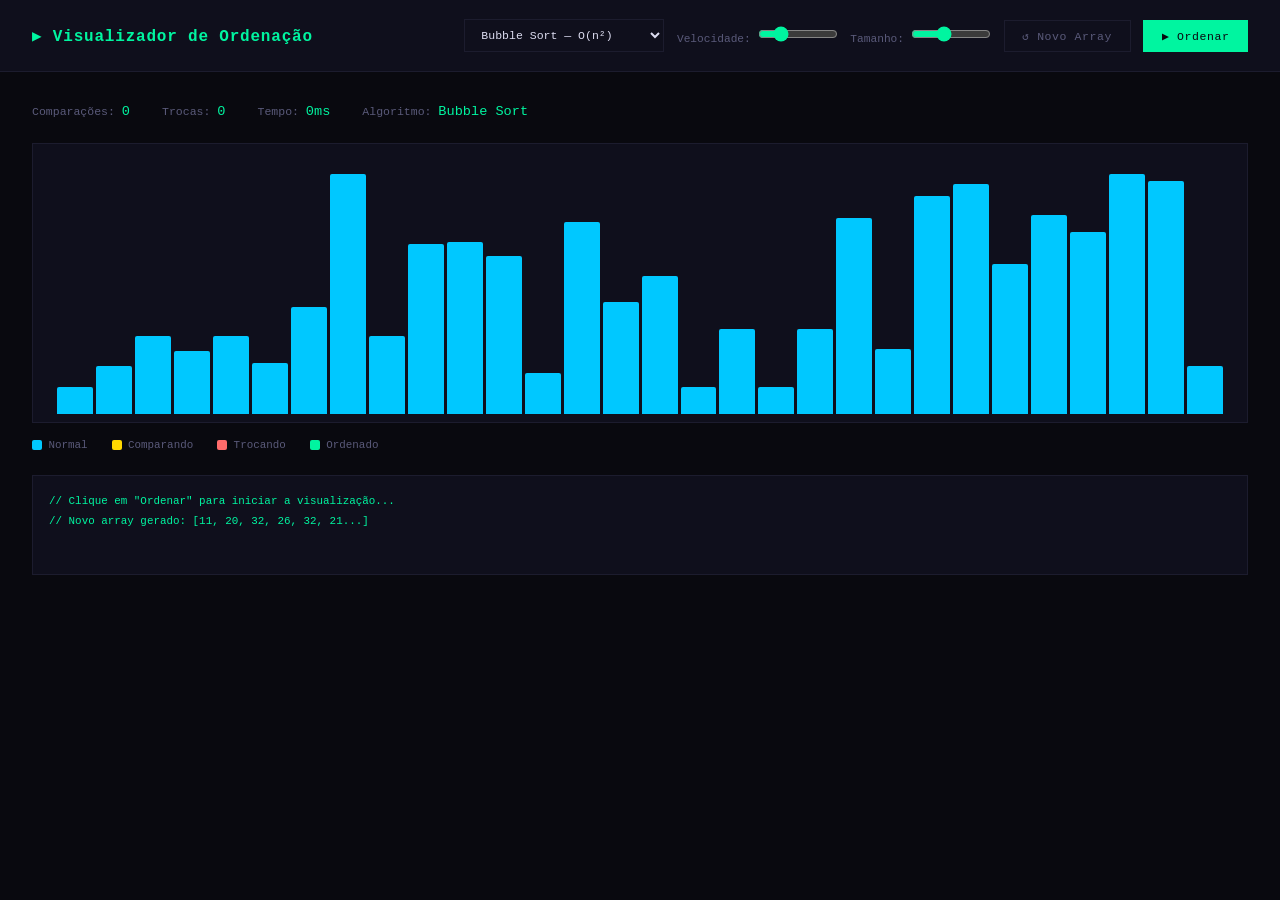
<file: projects/sorting.html>
<!DOCTYPE html>
<html lang="pt-BR">
<head>
<meta charset="UTF-8">
<meta name="viewport" content="width=device-width, initial-scale=1.0">
<title>Visualizador de Ordenação</title>
<style>
  *, *::before, *::after { margin:0; padding:0; box-sizing:border-box; }
  :root {
    --bg: #09090f; --surface: #0f0f1c; --border: #1c1c2e;
    --accent: #00f5a0; --blue: #00c8ff; --red: #ff6b6b; --yellow: #ffd700;
    --text: #dcdcf0; --muted: #5a5a7a;
    --mono: 'Courier New', monospace;
  }
  body { background: var(--bg); color: var(--text); font-family: var(--mono); min-height: 100vh; }
  header {
    padding: 1.2rem 2rem; background: var(--surface);
    border-bottom: 1px solid var(--border);
    display: flex; align-items: center; justify-content: space-between; flex-wrap: wrap; gap: 1rem;
  }
  header h1 { font-size: 1rem; color: var(--accent); letter-spacing: 0.05em; }
  .controls { display: flex; align-items: center; gap: 0.8rem; flex-wrap: wrap; }
  .btn {
    padding: 0.5rem 1.1rem; font-family: var(--mono); font-size: 0.72rem;
    border: 1px solid var(--border); background: transparent; color: var(--muted);
    cursor: pointer; transition: all 0.2s; letter-spacing: 0.05em;
  }
  .btn:hover { color: var(--accent); border-color: var(--accent); }
  .btn.active { color: var(--bg); background: var(--accent); border-color: var(--accent); }
  .btn.run { color: var(--bg); background: var(--accent); border-color: var(--accent); }
  .btn.run:disabled { opacity: 0.4; cursor: not-allowed; }
  select {
    padding: 0.5rem 0.8rem; font-family: var(--mono); font-size: 0.72rem;
    border: 1px solid var(--border); background: var(--surface); color: var(--text);
    cursor: pointer;
  }
  label { font-size: 0.7rem; color: var(--muted); }
  input[type=range] { accent-color: var(--accent); cursor: pointer; width: 80px; }
  main { padding: 2rem; }
  .info-bar {
    display: flex; gap: 2rem; margin-bottom: 1.5rem; flex-wrap: wrap;
  }
  .info-item { font-size: 0.72rem; color: var(--muted); }
  .info-item span { color: var(--accent); font-size: 0.85rem; }
  #canvas-area {
    background: var(--surface); border: 1px solid var(--border);
    padding: 1.5rem 1.5rem 0.5rem;
    display: flex; align-items: flex-end; gap: 3px;
    height: 280px; overflow: hidden;
  }
  .bar {
    flex: 1; background: var(--blue); border-radius: 2px 2px 0 0;
    transition: height 0.05s;
    position: relative;
    min-width: 4px;
  }
  .bar.comparing { background: var(--yellow); }
  .bar.swapping   { background: var(--red); }
  .bar.sorted     { background: var(--accent); }
  .legend {
    display: flex; gap: 1.5rem; margin-top: 1rem; flex-wrap: wrap;
  }
  .legend-item { display: flex; align-items: center; gap: 0.4rem; font-size: 0.68rem; color: var(--muted); }
  .legend-dot { width: 10px; height: 10px; border-radius: 2px; }
  .log-box {
    margin-top: 1.5rem;
    background: var(--surface); border: 1px solid var(--border);
    padding: 1rem; height: 100px; overflow-y: auto;
    font-size: 0.68rem; color: var(--muted); line-height: 1.8;
  }
  .log-box .ok  { color: var(--accent); }
  .log-box .cmp { color: var(--yellow); }
  .log-box .swp { color: var(--red); }
</style>
</head>
<body>
<header>
  <h1>▶ Visualizador de Ordenação</h1>
  <div class="controls">
    <select id="algoSelect">
      <option value="bubble">Bubble Sort — O(n²)</option>
      <option value="selection">Selection Sort — O(n²)</option>
      <option value="insertion">Insertion Sort — O(n²)</option>
    </select>
    <label>Velocidade: <input type="range" id="speedRange" min="10" max="300" value="80"></label>
    <label>Tamanho: <input type="range" id="sizeRange" min="10" max="60" value="30"></label>
    <button class="btn" onclick="generateArray()">↺ Novo Array</button>
    <button class="btn run" id="runBtn" onclick="runSort()">▶ Ordenar</button>
  </div>
</header>
<main>
  <div class="info-bar">
    <div class="info-item">Comparações: <span id="cmpCount">0</span></div>
    <div class="info-item">Trocas: <span id="swpCount">0</span></div>
    <div class="info-item">Tempo: <span id="timeElapsed">0ms</span></div>
    <div class="info-item">Algoritmo: <span id="algoLabel">Bubble Sort</span></div>
  </div>
  <div id="canvas-area"></div>
  <div class="legend">
    <div class="legend-item"><div class="legend-dot" style="background:#00c8ff"></div>Normal</div>
    <div class="legend-item"><div class="legend-dot" style="background:#ffd700"></div>Comparando</div>
    <div class="legend-item"><div class="legend-dot" style="background:#ff6b6b"></div>Trocando</div>
    <div class="legend-item"><div class="legend-dot" style="background:#00f5a0"></div>Ordenado</div>
  </div>
  <div class="log-box" id="logBox"><span class="ok">// Clique em "Ordenar" para iniciar a visualização...</span></div>
</main>

<script>
let arr = [], running = false, comparisons = 0, swaps = 0, startTime = 0;

function generateArray() {
  if (running) return;
  const n = +document.getElementById('sizeRange').value;
  arr = Array.from({length: n}, () => Math.floor(Math.random() * 90) + 10);
  comparisons = 0; swaps = 0;
  document.getElementById('cmpCount').textContent = 0;
  document.getElementById('swpCount').textContent = 0;
  document.getElementById('timeElapsed').textContent = '0ms';
  renderBars(arr, [], [], []);
  log('// Novo array gerado: [' + arr.slice(0,6).join(', ') + (arr.length>6 ? '...' : '') + ']', 'ok');
}

function renderBars(a, comparing=[], swapping=[], sorted=[]) {
  const area = document.getElementById('canvas-area');
  const maxH = 240;
  const maxVal = Math.max(...a);
  area.innerHTML = a.map((v, i) => {
    let cls = 'bar';
    if (sorted.includes(i)) cls += ' sorted';
    else if (swapping.includes(i)) cls += ' swapping';
    else if (comparing.includes(i)) cls += ' comparing';
    const h = Math.max(8, Math.round((v / maxVal) * maxH));
    return `<div class="${cls}" style="height:${h}px" title="${v}"></div>`;
  }).join('');
}

function log(msg, cls='') {
  const box = document.getElementById('logBox');
  box.innerHTML += `<div class="${cls}">${msg}</div>`;
  box.scrollTop = box.scrollHeight;
}

function delay(ms) { return new Promise(r => setTimeout(r, ms)); }

async function runSort() {
  if (running) return;
  if (!arr.length) generateArray();
  running = true;
  comparisons = 0; swaps = 0;
  document.getElementById('runBtn').disabled = true;
  startTime = Date.now();
  const algo = document.getElementById('algoSelect').value;
  document.getElementById('algoLabel').textContent = document.getElementById('algoSelect').selectedOptions[0].text.split('—')[0].trim();
  log('// Iniciando ' + algo + ' sort...', 'ok');

  if (algo === 'bubble')    await bubbleSort();
  if (algo === 'selection') await selectionSort();
  if (algo === 'insertion') await insertionSort();

  const t = Date.now() - startTime;
  document.getElementById('timeElapsed').textContent = t + 'ms';
  renderBars(arr, [], [], arr.map((_,i)=>i));
  log(`// ✓ Concluído! Comparações: ${comparisons} | Trocas: ${swaps} | Tempo: ${t}ms`, 'ok');
  running = false;
  document.getElementById('runBtn').disabled = false;
}

function getSpeed() { return 310 - +document.getElementById('speedRange').value; }

async function bubbleSort() {
  const a = [...arr], n = a.length;
  for (let i = 0; i < n - 1; i++) {
    for (let j = 0; j < n - i - 1; j++) {
      comparisons++;
      document.getElementById('cmpCount').textContent = comparisons;
      renderBars(a, [j, j+1], [], a.map((_,k)=>k>=n-i?k:null).filter(x=>x!==null));
      await delay(getSpeed());
      if (a[j] > a[j+1]) {
        swaps++;
        document.getElementById('swpCount').textContent = swaps;
        renderBars(a, [], [j, j+1], []);
        [a[j], a[j+1]] = [a[j+1], a[j]];
        arr = [...a];
        await delay(getSpeed() * 0.5);
        if (swaps % 5 === 0) log(`// Troca: posição ${j} ↔ ${j+1}`, 'swp');
      }
    }
  }
  arr = a;
}

async function selectionSort() {
  const a = [...arr], n = a.length;
  for (let i = 0; i < n - 1; i++) {
    let minIdx = i;
    for (let j = i + 1; j < n; j++) {
      comparisons++;
      document.getElementById('cmpCount').textContent = comparisons;
      renderBars(a, [j, minIdx], [], a.map((_,k)=>k<i?k:null).filter(x=>x!==null));
      await delay(getSpeed());
      if (a[j] < a[minIdx]) minIdx = j;
    }
    if (minIdx !== i) {
      swaps++;
      document.getElementById('swpCount').textContent = swaps;
      renderBars(a, [], [i, minIdx], []);
      [a[i], a[minIdx]] = [a[minIdx], a[i]];
      arr = [...a];
      await delay(getSpeed());
      log(`// Mínimo encontrado: ${a[i]} → posição ${i}`, 'cmp');
    }
  }
  arr = a;
}

async function insertionSort() {
  const a = [...arr], n = a.length;
  for (let i = 1; i < n; i++) {
    const key = a[i];
    let j = i - 1;
    while (j >= 0 && a[j] > key) {
      comparisons++;
      document.getElementById('cmpCount').textContent = comparisons;
      swaps++;
      document.getElementById('swpCount').textContent = swaps;
      renderBars(a, [j, j+1], [], a.map((_,k)=>k<i?k:null).filter(x=>x!==null));
      a[j + 1] = a[j];
      arr = [...a];
      await delay(getSpeed());
      j--;
    }
    a[j + 1] = key;
    arr = [...a];
    renderBars(a, [j+1], [], []);
    await delay(getSpeed() * 0.5);
    if (i % 4 === 0) log(`// Inserindo ${key} na posição ${j+1}`, 'cmp');
  }
  arr = a;
}

generateArray();
</script>
</body>
</html>
</file>
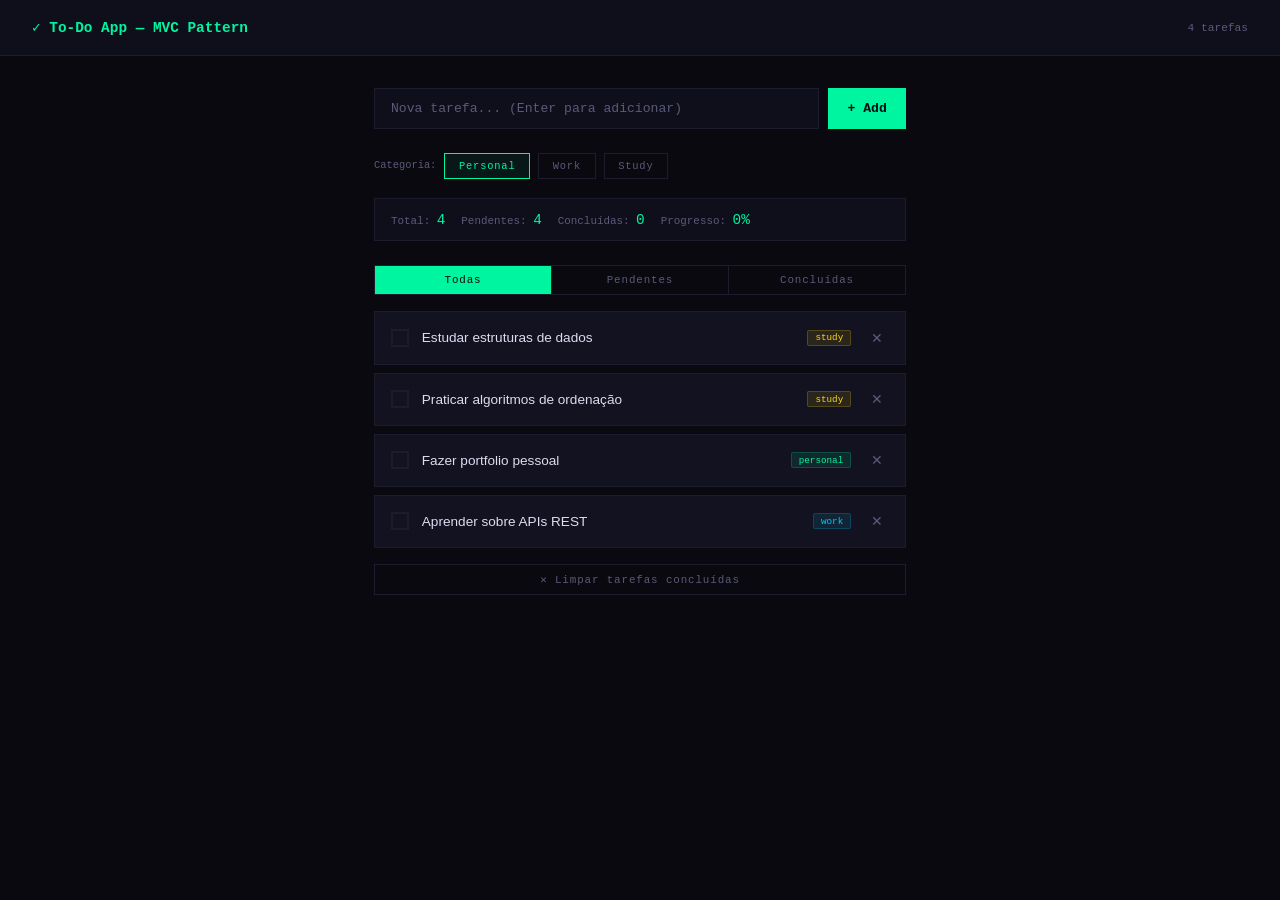
<file: projects/todo.html>
<!DOCTYPE html>
<html lang="pt-BR">
<head>
<meta charset="UTF-8">
<meta name="viewport" content="width=device-width, initial-scale=1.0">
<title>To-Do App</title>
<style>
  *, *::before, *::after { margin:0; padding:0; box-sizing:border-box; }
  :root {
    --bg:#09090f; --surface:#0f0f1c; --card:#121220; --border:#1c1c2e;
    --accent:#00f5a0; --blue:#00c8ff; --red:#ff6b6b; --yellow:#ffd700;
    --text:#dcdcf0; --muted:#5a5a7a;
    --mono:'Courier New', monospace; --sans:'Segoe UI', sans-serif;
  }
  body { background:var(--bg); color:var(--text); font-family:var(--sans); min-height:100vh; }
  header {
    background:var(--surface); border-bottom:1px solid var(--border);
    padding:1.2rem 2rem; display:flex; align-items:center; justify-content:space-between;
  }
  header h1 { font-family:var(--mono); font-size:0.9rem; color:var(--accent); }
  .task-count { font-family:var(--mono); font-size:0.7rem; color:var(--muted); }
  main { max-width:580px; margin:0 auto; padding:2rem 1.5rem; }

  /* ADD FORM */
  .add-form { display:flex; gap:0.6rem; margin-bottom:1.5rem; }
  .add-input {
    flex:1; padding:0.75rem 1rem;
    background:var(--surface); border:1px solid var(--border);
    color:var(--text); font-family:var(--mono); font-size:0.82rem;
    outline:none; transition:border-color 0.2s;
  }
  .add-input:focus { border-color:var(--accent); }
  .add-input::placeholder { color:var(--muted); }
  .add-btn {
    padding:0.75rem 1.2rem; background:var(--accent); border:none;
    color:#09090f; font-family:var(--mono); font-size:0.82rem;
    font-weight:700; cursor:pointer; transition:transform 0.15s;
  }
  .add-btn:hover { transform:translateY(-1px); }

  /* CATEGORY SELECTOR */
  .category-row { display:flex; gap:0.5rem; margin-bottom:1.2rem; flex-wrap:wrap; }
  .cat-btn {
    padding:0.35rem 0.85rem; font-family:var(--mono); font-size:0.65rem;
    background:transparent; border:1px solid var(--border);
    color:var(--muted); cursor:pointer; letter-spacing:0.08em;
    transition:all 0.2s;
  }
  .cat-btn:hover, .cat-btn.active { border-color:var(--accent); color:var(--accent); background:rgba(0,245,160,0.06); }

  /* STATS */
  .stats-row {
    display:flex; gap:1rem; margin-bottom:1.5rem;
    background:var(--surface); border:1px solid var(--border);
    padding:0.8rem 1rem; flex-wrap:wrap;
  }
  .stat { font-family:var(--mono); font-size:0.68rem; color:var(--muted); }
  .stat span { color:var(--accent); font-size:0.9rem; }

  /* FILTER TABS */
  .filters { display:flex; gap:0; margin-bottom:1rem; border:1px solid var(--border); }
  .filter-btn {
    flex:1; padding:0.5rem; font-family:var(--mono); font-size:0.68rem;
    background:transparent; border:none; border-right:1px solid var(--border);
    color:var(--muted); cursor:pointer; letter-spacing:0.08em; transition:all 0.2s;
  }
  .filter-btn:last-child { border-right:none; }
  .filter-btn.active { color:var(--bg); background:var(--accent); }
  .filter-btn:hover:not(.active) { color:var(--text); background:rgba(255,255,255,0.03); }

  /* TASK LIST */
  #taskList { list-style:none; display:flex; flex-direction:column; gap:0.5rem; }
  .task-item {
    display:flex; align-items:center; gap:0.8rem;
    background:var(--card); border:1px solid var(--border);
    padding:0.9rem 1rem;
    animation:slideIn 0.25s ease;
    transition:opacity 0.2s, border-color 0.2s;
  }
  .task-item:hover { border-color:rgba(0,245,160,0.2); }
  .task-item.done { opacity:0.5; }
  .task-item.done .task-text { text-decoration:line-through; color:var(--muted); }
  @keyframes slideIn {
    from { opacity:0; transform:translateX(-12px); }
    to   { opacity:1; transform:translateX(0); }
  }
  .task-check {
    width:18px; height:18px; border:2px solid var(--border);
    cursor:pointer; display:flex; align-items:center; justify-content:center;
    flex-shrink:0; transition:all 0.2s;
  }
  .task-check:hover { border-color:var(--accent); }
  .task-check.checked { background:var(--accent); border-color:var(--accent); }
  .task-check.checked::after { content:'✓'; font-size:0.7rem; color:#09090f; font-weight:900; }
  .task-text { flex:1; font-size:0.85rem; line-height:1.4; }
  .task-tag {
    font-family:var(--mono); font-size:0.58rem;
    padding:0.1rem 0.45rem; border-radius:2px; flex-shrink:0;
  }
  .tag-work  { background:rgba(0,200,255,0.1); color:var(--blue); border:1px solid rgba(0,200,255,0.2); }
  .tag-study { background:rgba(255,215,0,0.1); color:var(--yellow); border:1px solid rgba(255,215,0,0.2); }
  .tag-personal { background:rgba(0,245,160,0.1); color:var(--accent); border:1px solid rgba(0,245,160,0.2); }
  .task-delete {
    background:transparent; border:none; color:var(--muted);
    cursor:pointer; font-size:0.85rem; padding:0.2rem 0.4rem;
    transition:color 0.2s; flex-shrink:0;
  }
  .task-delete:hover { color:var(--red); }
  .empty-msg {
    text-align:center; padding:3rem 1rem;
    font-family:var(--mono); font-size:0.75rem; color:var(--muted);
    border:1px dashed var(--border); background:var(--surface);
  }
  .clear-btn {
    margin-top:1rem; width:100%;
    padding:0.5rem; font-family:var(--mono); font-size:0.68rem;
    background:transparent; border:1px solid var(--border);
    color:var(--muted); cursor:pointer; letter-spacing:0.08em;
    transition:all 0.2s;
  }
  .clear-btn:hover { border-color:var(--red); color:var(--red); }
</style>
</head>
<body>
<header>
  <h1>✓ To-Do App — MVC Pattern</h1>
  <div class="task-count" id="taskCount">0 tarefas</div>
</header>
<main>
  <div class="add-form">
    <input class="add-input" id="taskInput" placeholder="Nova tarefa... (Enter para adicionar)" type="text" onkeydown="if(event.key==='Enter') addTask()">
    <button class="add-btn" onclick="addTask()">+ Add</button>
  </div>

  <div class="category-row">
    <span style="font-family:var(--mono);font-size:0.65rem;color:var(--muted);padding:0.35rem 0">Categoria:</span>
    <button class="cat-btn active" data-cat="personal" onclick="selectCat(this)">Personal</button>
    <button class="cat-btn" data-cat="work" onclick="selectCat(this)">Work</button>
    <button class="cat-btn" data-cat="study" onclick="selectCat(this)">Study</button>
  </div>

  <div class="stats-row">
    <div class="stat">Total: <span id="sTotal">0</span></div>
    <div class="stat">Pendentes: <span id="sPending">0</span></div>
    <div class="stat">Concluídas: <span id="sDone">0</span></div>
    <div class="stat">Progresso: <span id="sProgress">0%</span></div>
  </div>

  <div class="filters">
    <button class="filter-btn active" onclick="setFilter('all', this)">Todas</button>
    <button class="filter-btn" onclick="setFilter('pending', this)">Pendentes</button>
    <button class="filter-btn" onclick="setFilter('done', this)">Concluídas</button>
  </div>

  <ul id="taskList"></ul>
  <button class="clear-btn" onclick="clearDone()">✕ Limpar tarefas concluídas</button>
</main>

<script>
class TodoApp {
  constructor() {
    this.tasks = JSON.parse(localStorage.getItem('gc-tasks') || '[]');
    this.filter = 'all';
    this.selectedCat = 'personal';
    this.render();
  }
  save() { localStorage.setItem('gc-tasks', JSON.stringify(this.tasks)); }
  add(text, cat) {
    this.tasks.push({ id: Date.now(), text, cat, done: false });
    this.save(); this.render();
  }
  toggle(id) {
    const t = this.tasks.find(t => t.id === id);
    if (t) { t.done = !t.done; this.save(); this.render(); }
  }
  remove(id) {
    this.tasks = this.tasks.filter(t => t.id !== id);
    this.save(); this.render();
  }
  clearDone() {
    this.tasks = this.tasks.filter(t => !t.done);
    this.save(); this.render();
  }
  get filtered() {
    if (this.filter === 'pending') return this.tasks.filter(t => !t.done);
    if (this.filter === 'done')    return this.tasks.filter(t => t.done);
    return this.tasks;
  }
  render() {
    const list = document.getElementById('taskList');
    const items = this.filtered;
    if (!items.length) {
      list.innerHTML = `<li class="empty-msg">// Nenhuma tarefa encontrada<br>// Adicione uma acima ↑</li>`;
    } else {
      list.innerHTML = items.map(t => `
        <li class="task-item ${t.done ? 'done' : ''}">
          <div class="task-check ${t.done ? 'checked' : ''}" onclick="app.toggle(${t.id})"></div>
          <span class="task-text">${this.escape(t.text)}</span>
          <span class="task-tag tag-${t.cat}">${t.cat}</span>
          <button class="task-delete" onclick="app.remove(${t.id})">✕</button>
        </li>`).join('');
    }
    const total = this.tasks.length;
    const done  = this.tasks.filter(t => t.done).length;
    const pct   = total ? Math.round(done / total * 100) : 0;
    document.getElementById('sTotal').textContent    = total;
    document.getElementById('sPending').textContent  = total - done;
    document.getElementById('sDone').textContent     = done;
    document.getElementById('sProgress').textContent = pct + '%';
    document.getElementById('taskCount').textContent = total + ' tarefa' + (total !== 1 ? 's' : '');
  }
  escape(s) { return s.replace(/&/g,'&amp;').replace(/</g,'&lt;').replace(/>/g,'&gt;'); }
}

const app = new TodoApp();

// Add some demo tasks if empty
if (!app.tasks.length) {
  app.add('Estudar estruturas de dados', 'study');
  app.add('Praticar algoritmos de ordenação', 'study');
  app.add('Fazer portfolio pessoal', 'personal');
  app.add('Aprender sobre APIs REST', 'work');
}

function addTask() {
  const input = document.getElementById('taskInput');
  const text = input.value.trim();
  if (!text) return;
  app.add(text, app.selectedCat);
  input.value = '';
}
function setFilter(f, btn) {
  app.filter = f;
  document.querySelectorAll('.filter-btn').forEach(b => b.classList.remove('active'));
  btn.classList.add('active');
  app.render();
}
function selectCat(btn) {
  app.selectedCat = btn.dataset.cat;
  document.querySelectorAll('.cat-btn').forEach(b => b.classList.remove('active'));
  btn.classList.add('active');
}
function clearDone() { app.clearDone(); }
</script>
</body>
</html>
</file>
<file: css/style.css>
/* ============================================
   GABRIEL CARDOSO — PORTFOLIO CSS
   ============================================ */

*, *::before, *::after { margin: 0; padding: 0; box-sizing: border-box; }

:root {
  --bg:       #09090f;
  --bg2:      #0e0e18;
  --surface:  #121220;
  --card:     #0f0f1c;
  --border:   #1c1c2e;
  --accent:   #00f5a0;
  --blue:     #00c8ff;
  --red:      #ff6b6b;
  --yellow:   #ffd700;
  --text:     #dcdcf0;
  --muted:    #5a5a7a;
  --font-mono: 'Space Mono', monospace;
  --font-main: 'Syne', sans-serif;
}

html { scroll-behavior: smooth; }

body {
  background: var(--bg);
  color: var(--text);
  font-family: var(--font-main);
  overflow-x: hidden;
  cursor: none;
}

/* ——— NOISE OVERLAY ——— */
body::after {
  content: '';
  position: fixed; inset: 0;
  background-image: url("data:image/svg+xml,%3Csvg viewBox='0 0 200 200' xmlns='http://www.w3.org/2000/svg'%3E%3Cfilter id='n'%3E%3CfeTurbulence type='fractalNoise' baseFrequency='0.85' numOctaves='4'/%3E%3C/filter%3E%3Crect width='100%25' height='100%25' filter='url(%23n)' opacity='0.025'/%3E%3C/svg%3E");
  pointer-events: none;
  z-index: 9000;
  opacity: 0.5;
}

/* ——— CURSOR ——— */
.cursor {
  position: fixed;
  width: 10px; height: 10px;
  background: var(--accent);
  border-radius: 50%;
  pointer-events: none;
  z-index: 9999;
  transform: translate(-50%, -50%);
  transition: transform 0.1s, width 0.2s, height 0.2s;
  mix-blend-mode: screen;
}
.cursor-ring {
  position: fixed;
  width: 32px; height: 32px;
  border: 1.5px solid rgba(0,245,160,0.5);
  border-radius: 50%;
  pointer-events: none;
  z-index: 9998;
  transform: translate(-50%, -50%);
  transition: transform 0.15s ease;
}
.cursor.big { width: 20px; height: 20px; }
.cursor-ring.big { width: 50px; height: 50px; }

/* ——— MODAL ——— */
.modal-overlay {
  position: fixed; inset: 0;
  background: rgba(9,9,15,0.9);
  backdrop-filter: blur(8px);
  z-index: 500;
  display: flex;
  align-items: center;
  justify-content: center;
  opacity: 0;
  pointer-events: none;
  transition: opacity 0.3s;
}
.modal-overlay.open {
  opacity: 1;
  pointer-events: all;
}
.modal {
  width: min(95vw, 1100px);
  height: min(90vh, 720px);
  background: var(--surface);
  border: 1px solid var(--border);
  border-radius: 4px;
  display: flex;
  flex-direction: column;
  transform: scale(0.95) translateY(20px);
  transition: transform 0.3s;
  overflow: hidden;
}
.modal-overlay.open .modal { transform: scale(1) translateY(0); }

.modal-topbar {
  display: flex;
  align-items: center;
  gap: 1rem;
  padding: 0.8rem 1.2rem;
  background: var(--bg2);
  border-bottom: 1px solid var(--border);
  flex-shrink: 0;
}
.modal-title-area { display: flex; align-items: center; gap: 0.6rem; flex: 1; }
.modal-num {
  font-family: var(--font-mono);
  font-size: 0.65rem;
  color: var(--muted);
}
.modal-name {
  font-size: 0.9rem;
  font-weight: 700;
}
.modal-tabs { display: flex; gap: 0.5rem; }
.modal-tab {
  font-family: var(--font-mono);
  font-size: 0.7rem;
  padding: 0.4rem 0.9rem;
  background: transparent;
  border: 1px solid var(--border);
  color: var(--muted);
  cursor: none;
  letter-spacing: 0.05em;
  transition: color 0.2s, border-color 0.2s, background 0.2s;
}
.modal-tab.active {
  border-color: var(--accent);
  color: var(--accent);
  background: rgba(0,245,160,0.06);
}
.modal-tab:hover:not(.active) { color: var(--text); border-color: var(--muted); }
.modal-close {
  font-size: 1rem;
  background: transparent;
  border: none;
  color: var(--muted);
  cursor: none;
  padding: 0.3rem 0.5rem;
  transition: color 0.2s;
  margin-left: 0.5rem;
}
.modal-close:hover { color: var(--red); }
.modal-body { flex: 1; overflow: hidden; position: relative; }
.modal-panel {
  position: absolute; inset: 0;
  display: flex; flex-direction: column;
}
.modal-panel.hidden { display: none; }
.modal-panel iframe {
  width: 100%; height: 100%;
  border: none;
  background: #fff;
}
.code-toolbar {
  display: flex; align-items: center; justify-content: space-between;
  padding: 0.5rem 1.2rem;
  background: var(--bg);
  border-bottom: 1px solid var(--border);
  flex-shrink: 0;
}
.code-toolbar span {
  font-family: var(--font-mono);
  font-size: 0.7rem;
  color: var(--accent);
}
.code-toolbar button {
  font-family: var(--font-mono);
  font-size: 0.65rem;
  padding: 0.3rem 0.8rem;
  background: transparent;
  border: 1px solid var(--border);
  color: var(--muted);
  cursor: none;
  transition: color 0.2s, border-color 0.2s;
  letter-spacing: 0.05em;
}
.code-toolbar button:hover { color: var(--accent); border-color: var(--accent); }
.code-viewer {
  flex: 1;
  overflow: auto;
  padding: 1.5rem;
  font-family: var(--font-mono);
  font-size: 0.72rem;
  line-height: 1.85;
  color: var(--muted);
  white-space: pre;
  tab-size: 2;
  background: var(--bg);
}
.code-viewer .ck { color: #c792ea; }   /* keyword */
.code-viewer .cf { color: var(--blue); } /* function */
.code-viewer .cs { color: #c3e88d; }   /* string */
.code-viewer .cn { color: var(--red); } /* number */
.code-viewer .cc { color: #4a5568; }   /* comment */
.code-viewer .ct { color: var(--text); } /* text */
.code-viewer .ca { color: var(--accent); } /* accent */

/* ——— NAV ——— */
nav {
  position: fixed; top: 0; left: 0; right: 0;
  display: flex; align-items: center; justify-content: space-between;
  padding: 1.1rem 3rem;
  background: rgba(9,9,15,0.85);
  backdrop-filter: blur(12px);
  border-bottom: 1px solid var(--border);
  z-index: 100;
}
.nav-logo {
  font-family: var(--font-mono);
  font-size: 0.85rem;
  font-weight: 700;
  color: var(--text);
}
.nav-logo span { color: var(--accent); }
.nav-links { display: flex; gap: 1.8rem; }
.nav-links a {
  font-size: 0.78rem;
  color: var(--muted);
  text-decoration: none;
  letter-spacing: 0.1em;
  text-transform: uppercase;
  transition: color 0.2s;
}
.nav-links a:hover { color: var(--accent); }
.nav-hamburger {
  display: none;
  flex-direction: column;
  gap: 5px;
  cursor: none;
  padding: 4px;
}
.nav-hamburger span {
  display: block; width: 22px; height: 2px;
  background: var(--muted); transition: background 0.2s;
}
.nav-hamburger:hover span { background: var(--accent); }
.nav-mobile {
  display: none;
  position: fixed;
  top: 58px; left: 0; right: 0;
  background: var(--bg2);
  border-bottom: 1px solid var(--border);
  flex-direction: column;
  z-index: 99;
}
.nav-mobile.open { display: flex; }
.nav-mobile a {
  padding: 1rem 1.5rem;
  color: var(--muted);
  text-decoration: none;
  font-size: 0.85rem;
  letter-spacing: 0.08em;
  border-bottom: 1px solid var(--border);
  transition: color 0.2s, background 0.2s;
}
.nav-mobile a:hover { color: var(--accent); background: rgba(0,245,160,0.04); }

/* ——— HERO ——— */
#hero {
  min-height: 100vh;
  display: flex;
  align-items: center;
  padding: 7rem 3rem 4rem;
  position: relative;
  overflow: hidden;
}
.hero-grid-bg {
  position: absolute; inset: 0;
  background-image:
    linear-gradient(rgba(0,245,160,0.035) 1px, transparent 1px),
    linear-gradient(90deg, rgba(0,245,160,0.035) 1px, transparent 1px);
  background-size: 56px 56px;
  mask-image: radial-gradient(ellipse 80% 80% at 50% 50%, black 30%, transparent 100%);
}
.hero-glow {
  position: absolute;
  width: 600px; height: 600px;
  background: radial-gradient(circle, rgba(0,245,160,0.10) 0%, transparent 70%);
  top: 5%; left: -15%;
  pointer-events: none;
}
.hero-glow2 {
  position: absolute;
  width: 450px; height: 450px;
  background: radial-gradient(circle, rgba(0,200,255,0.07) 0%, transparent 70%);
  bottom: 5%; right: 5%;
  pointer-events: none;
}
.hero-content { position: relative; max-width: 800px; }
.hero-badge {
  display: inline-flex; align-items: center; gap: 0.5rem;
  font-family: var(--font-mono);
  font-size: 0.7rem;
  color: var(--accent);
  background: rgba(0,245,160,0.07);
  border: 1px solid rgba(0,245,160,0.2);
  padding: 0.4rem 0.9rem;
  letter-spacing: 0.1em;
  margin-bottom: 1.8rem;
  animation: fadeUp 0.6s ease both;
}
.badge-dot {
  width: 6px; height: 6px;
  background: var(--accent);
  border-radius: 50%;
  animation: pulse 2s infinite;
}
.hero-name {
  font-size: clamp(3rem, 8vw, 6.5rem);
  font-weight: 800;
  line-height: 0.95;
  letter-spacing: -0.03em;
  animation: fadeUp 0.6s 0.1s ease both;
}
.outline {
  -webkit-text-stroke: 1.5px rgba(220,220,240,0.25);
  color: transparent;
}
.accent-text { color: var(--accent); }
.hero-role {
  font-family: var(--font-mono);
  font-size: 0.88rem;
  color: var(--muted);
  margin-top: 1.5rem;
  letter-spacing: 0.04em;
  animation: fadeUp 0.6s 0.2s ease both;
}
.prompt { color: var(--blue); }
.hero-desc {
  max-width: 460px;
  font-size: 0.95rem;
  line-height: 1.75;
  color: rgba(220,220,240,0.55);
  margin-top: 1.2rem;
  animation: fadeUp 0.6s 0.3s ease both;
}
.hero-cta {
  display: flex; gap: 1rem;
  margin-top: 2.2rem;
  flex-wrap: wrap;
  animation: fadeUp 0.6s 0.4s ease both;
}
.btn-primary {
  padding: 0.85rem 1.8rem;
  background: var(--accent);
  color: #09090f;
  font-family: var(--font-mono);
  font-size: 0.75rem;
  font-weight: 700;
  letter-spacing: 0.08em;
  text-decoration: none;
  border: none;
  cursor: none;
  transition: transform 0.2s, box-shadow 0.2s;
}
.btn-primary:hover {
  transform: translate(-2px,-2px);
  box-shadow: 4px 4px 0 rgba(0,245,160,0.25);
}
.btn-secondary {
  padding: 0.85rem 1.8rem;
  background: transparent;
  color: var(--text);
  font-family: var(--font-mono);
  font-size: 0.75rem;
  letter-spacing: 0.08em;
  text-decoration: none;
  border: 1px solid var(--border);
  cursor: none;
  transition: border-color 0.2s, color 0.2s;
}
.btn-secondary:hover { border-color: var(--accent); color: var(--accent); }

/* TERMINAL HERO */
.hero-terminal {
  display: none;
  position: absolute; right: 3rem; top: 50%;
  transform: translateY(-50%);
  width: 360px;
  background: var(--surface);
  border: 1px solid var(--border);
  border-radius: 6px;
  overflow: hidden;
  animation: fadeUp 0.6s 0.5s ease both;
}
@media (min-width: 1100px) { .hero-terminal { display: block; } }
.terminal-header {
  display: flex; align-items: center; gap: 0.5rem;
  padding: 0.65rem 1rem;
  background: var(--bg2);
  border-bottom: 1px solid var(--border);
}
.dot { width: 10px; height: 10px; border-radius: 50%; }
.dot.red    { background: #ff6b6b; }
.dot.yellow { background: #ffd700; }
.dot.green  { background: #00f5a0; }
.terminal-path {
  font-family: var(--font-mono);
  font-size: 0.62rem;
  color: var(--muted);
  margin-left: 0.4rem;
}
.terminal-body {
  padding: 1rem 1.2rem;
  font-family: var(--font-mono);
  font-size: 0.68rem;
  line-height: 2;
}
.terminal-line { display: flex; flex-wrap: wrap; gap: 0.3rem; align-items: center; }
.t-green { color: var(--accent); }
.t-blue  { color: var(--blue); }
.t-white { color: var(--text); }
.blink-cursor {
  display: inline-block; width: 7px; height: 13px;
  background: var(--accent); vertical-align: middle;
  animation: blink 1s step-end infinite;
}

/* ——— SECTIONS ——— */
section { padding: 6rem 3rem; }
#skills     { background: var(--bg2); }
#estruturas { background: var(--bg); }
#projetos   { background: var(--bg2); }
#logica     { background: var(--bg); }
#contato    { background: var(--bg2); text-align: center; }

.section-label {
  font-family: var(--font-mono);
  font-size: 0.68rem;
  color: var(--accent);
  letter-spacing: 0.2em;
  text-transform: uppercase;
  margin-bottom: 0.6rem;
  display: flex; align-items: center; gap: 0.8rem;
}
.section-label::after {
  content: ''; flex: 1; max-width: 50px;
  height: 1px; background: var(--accent);
}
.section-title {
  font-size: clamp(1.8rem, 4vw, 3rem);
  font-weight: 800;
  letter-spacing: -0.025em;
  line-height: 1.1;
  margin-bottom: 3rem;
}

/* ——— SKILLS ——— */
.skills-grid {
  display: grid;
  grid-template-columns: repeat(auto-fit, minmax(260px, 1fr));
  gap: 1px;
  background: var(--border);
  border: 1px solid var(--border);
}
.skill-card {
  background: var(--card);
  padding: 2rem;
  position: relative;
  overflow: hidden;
  transition: background 0.25s;
}
.skill-card::before {
  content: '';
  position: absolute; top: 0; left: 0;
  width: 3px; height: 100%;
  background: var(--accent);
  transform: scaleY(0); transform-origin: bottom;
  transition: transform 0.3s;
}
.skill-card:hover::before { transform: scaleY(1); }
.skill-card:hover { background: #13131f; }
.skill-icon { font-size: 1.8rem; margin-bottom: 0.8rem; }
.skill-name { font-size: 1.05rem; font-weight: 700; margin-bottom: 0.3rem; }
.skill-level {
  font-family: var(--font-mono);
  font-size: 0.62rem;
  color: var(--accent);
  letter-spacing: 0.1em;
  margin-bottom: 0.9rem;
}
.skill-bar { height: 2px; background: var(--border); margin-bottom: 1rem; overflow: hidden; }
.skill-fill {
  height: 100%;
  background: linear-gradient(90deg, var(--accent), var(--blue));
  transform: scaleX(0); transform-origin: left;
  transition: transform 1.1s cubic-bezier(0.4,0,0.2,1) 0.2s;
}
.skill-detail { font-size: 0.78rem; color: var(--muted); line-height: 1.6; }

/* ——— DATA STRUCTURES ——— */
.ds-grid {
  display: grid;
  grid-template-columns: repeat(auto-fit, minmax(260px, 1fr));
  gap: 1.5rem;
}
.ds-card {
  background: var(--card);
  border: 1px solid var(--border);
  padding: 1.8rem;
  transition: border-color 0.3s, transform 0.3s;
}
.ds-card:hover { border-color: rgba(0,200,255,0.4); transform: translateY(-4px); }
.ds-tag {
  display: inline-block;
  font-family: var(--font-mono);
  font-size: 0.6rem;
  color: var(--blue);
  background: rgba(0,200,255,0.07);
  border: 1px solid rgba(0,200,255,0.2);
  padding: 0.15rem 0.55rem;
  letter-spacing: 0.12em;
  margin-bottom: 0.7rem;
}
.ds-name { font-size: 1rem; font-weight: 700; margin-bottom: 0.4rem; }
.ds-desc { font-size: 0.8rem; color: var(--muted); line-height: 1.6; margin-bottom: 1rem; }
.ds-badges { display: flex; gap: 0.5rem; flex-wrap: wrap; }
.badge {
  font-family: var(--font-mono);
  font-size: 0.58rem;
  padding: 0.15rem 0.5rem;
  background: rgba(0,245,160,0.05);
  border: 1px solid rgba(0,245,160,0.15);
  color: var(--accent);
}

/* ——— PROJECTS ——— */
.projects-grid {
  display: grid;
  grid-template-columns: repeat(auto-fit, minmax(300px, 1fr));
  gap: 1.5rem;
}
.project-card {
  background: var(--card);
  border: 1px solid var(--border);
  overflow: hidden;
  cursor: none;
  transition: transform 0.3s, border-color 0.3s, box-shadow 0.3s;
  position: relative;
}
.project-card::after {
  content: '→ Ver Projeto';
  position: absolute;
  inset: 0;
  display: flex; align-items: center; justify-content: center;
  font-family: var(--font-mono);
  font-size: 0.85rem;
  font-weight: 700;
  color: var(--accent);
  background: rgba(9,9,15,0.85);
  opacity: 0;
  transition: opacity 0.25s;
  letter-spacing: 0.1em;
}
.project-card:hover::after { opacity: 1; }
.project-card:hover {
  transform: translateY(-6px);
  border-color: rgba(0,245,160,0.35);
  box-shadow: 0 12px 40px rgba(0,0,0,0.4);
}
.project-header {
  display: flex; align-items: center; justify-content: space-between;
  padding: 1.3rem 1.5rem 0;
}
.project-num {
  font-family: var(--font-mono);
  font-size: 0.62rem;
  color: var(--muted);
  letter-spacing: 0.1em;
}
.project-langs { display: flex; gap: 0.4rem; }
.lang {
  font-family: var(--font-mono);
  font-size: 0.58rem;
  padding: 0.15rem 0.5rem;
  letter-spacing: 0.05em;
}
.lang-html { background: rgba(255,107,107,0.1); color: var(--red); border: 1px solid rgba(255,107,107,0.2); }
.lang-css  { background: rgba(0,245,160,0.1); color: var(--accent); border: 1px solid rgba(0,245,160,0.2); }
.lang-js   { background: rgba(255,215,0,0.1); color: var(--yellow); border: 1px solid rgba(255,215,0,0.2); }
.lang-py   { background: rgba(0,200,255,0.1); color: var(--blue); border: 1px solid rgba(0,200,255,0.2); }
.project-body { padding: 1rem 1.5rem 1.5rem; }
.project-title { font-size: 1.05rem; font-weight: 700; margin-bottom: 0.4rem; }
.project-desc { font-size: 0.78rem; color: var(--muted); line-height: 1.6; margin-bottom: 1rem; }
.project-snippet {
  background: var(--bg);
  border: 1px solid var(--border);
  padding: 0.8rem 1rem;
  font-family: var(--font-mono);
  font-size: 0.65rem;
  line-height: 1.8;
  color: var(--muted);
  margin-bottom: 0.8rem;
}
.project-cta { text-align: right; }
.cta-hint {
  font-family: var(--font-mono);
  font-size: 0.62rem;
  color: var(--muted);
  letter-spacing: 0.05em;
}
/* snippet colors */
.sn-kw  { color: #c792ea; }
.sn-fn  { color: var(--blue); }
.sn-str { color: #c3e88d; }
.sn-num { color: var(--red); }
.sn-cm  { color: #3a4a58; }

/* ——— LOGIC ——— */
.logic-grid {
  display: grid;
  grid-template-columns: repeat(auto-fit, minmax(300px, 1fr));
  gap: 1.5rem;
}
.logic-card {
  background: var(--card);
  border: 1px solid var(--border);
  padding: 1.8rem;
  transition: border-color 0.3s;
}
.logic-card:hover { border-color: rgba(0,245,160,0.25); }
.logic-title {
  font-size: 0.95rem;
  font-weight: 700;
  margin-bottom: 0.4rem;
  display: flex; align-items: center; gap: 0.6rem; flex-wrap: wrap;
}
.logic-tag {
  font-family: var(--font-mono);
  font-size: 0.58rem;
  color: var(--accent);
  background: rgba(0,245,160,0.07);
  border: 1px solid rgba(0,245,160,0.2);
  padding: 0.15rem 0.5rem;
}
.logic-desc { font-size: 0.78rem; color: var(--muted); line-height: 1.6; margin-bottom: 1rem; }
.logic-code {
  background: var(--bg);
  border: 1px solid var(--border);
  padding: 1rem;
  font-family: var(--font-mono);
  font-size: 0.64rem;
  line-height: 1.9;
  color: var(--muted);
  white-space: pre;
  overflow-x: auto;
}

/* ——— CONTACT ——— */
.contact-inner { max-width: 600px; margin: 0 auto; }
.contact-title {
  font-size: clamp(2rem, 5vw, 3.2rem);
  font-weight: 800;
  letter-spacing: -0.02em;
  line-height: 1.1;
  margin-bottom: 1rem;
}
.contact-sub {
  font-size: 0.9rem; color: var(--muted);
  line-height: 1.6; margin-bottom: 2.5rem;
}
.contact-cards {
  display: flex; gap: 1rem; justify-content: center; flex-wrap: wrap;
}
.contact-card {
  flex: 1; min-width: 220px; max-width: 280px;
  background: var(--card);
  border: 1px solid var(--border);
  padding: 1.8rem;
  text-decoration: none;
  color: var(--text);
  transition: border-color 0.3s, transform 0.3s;
  cursor: none;
}
.contact-card:hover { border-color: var(--accent); transform: translateY(-4px); }
.contact-card-icon { font-size: 1.5rem; margin-bottom: 0.8rem; }
.contact-card-label {
  font-family: var(--font-mono);
  font-size: 0.62rem;
  color: var(--accent);
  letter-spacing: 0.12em;
  text-transform: uppercase;
  margin-bottom: 0.4rem;
}
.contact-card-value { font-size: 0.82rem; color: var(--muted); word-break: break-all; }

/* ——— FOOTER ——— */
footer {
  padding: 1.4rem 3rem;
  border-top: 1px solid var(--border);
  background: var(--bg);
  display: flex; justify-content: space-between; align-items: center; flex-wrap: wrap; gap: 0.5rem;
}
footer span {
  font-family: var(--font-mono);
  font-size: 0.62rem;
  color: var(--muted);
  letter-spacing: 0.06em;
}
footer strong { color: var(--accent); }

/* ——— SCROLL REVEAL ——— */
.reveal {
  opacity: 0;
  transform: translateY(28px);
  transition: opacity 0.7s ease, transform 0.7s ease;
}
.reveal.visible { opacity: 1; transform: translateY(0); }

/* ——— KEYFRAMES ——— */
@keyframes fadeUp {
  from { opacity: 0; transform: translateY(18px); }
  to   { opacity: 1; transform: translateY(0); }
}
@keyframes pulse {
  0%, 100% { opacity: 1; transform: scale(1); }
  50%       { opacity: 0.3; transform: scale(0.7); }
}
@keyframes blink {
  0%, 100% { opacity: 1; }
  50%       { opacity: 0; }
}

/* ——— RESPONSIVE ——— */
@media (max-width: 768px) {
  nav { padding: 1rem 1.5rem; }
  .nav-links { display: none; }
  .nav-hamburger { display: flex; }
  section { padding: 4rem 1.5rem; }
  #hero { padding: 6rem 1.5rem 3rem; }
  .hero-cta { flex-direction: column; max-width: 260px; }
  footer { padding: 1.2rem 1.5rem; flex-direction: column; text-align: center; }
  .modal { width: 100vw; height: 100vh; border-radius: 0; }
  .modal-tabs { display: none; }
}
@media (min-width: 769px) {
  .modal-tabs { display: flex; }
}
</file>
